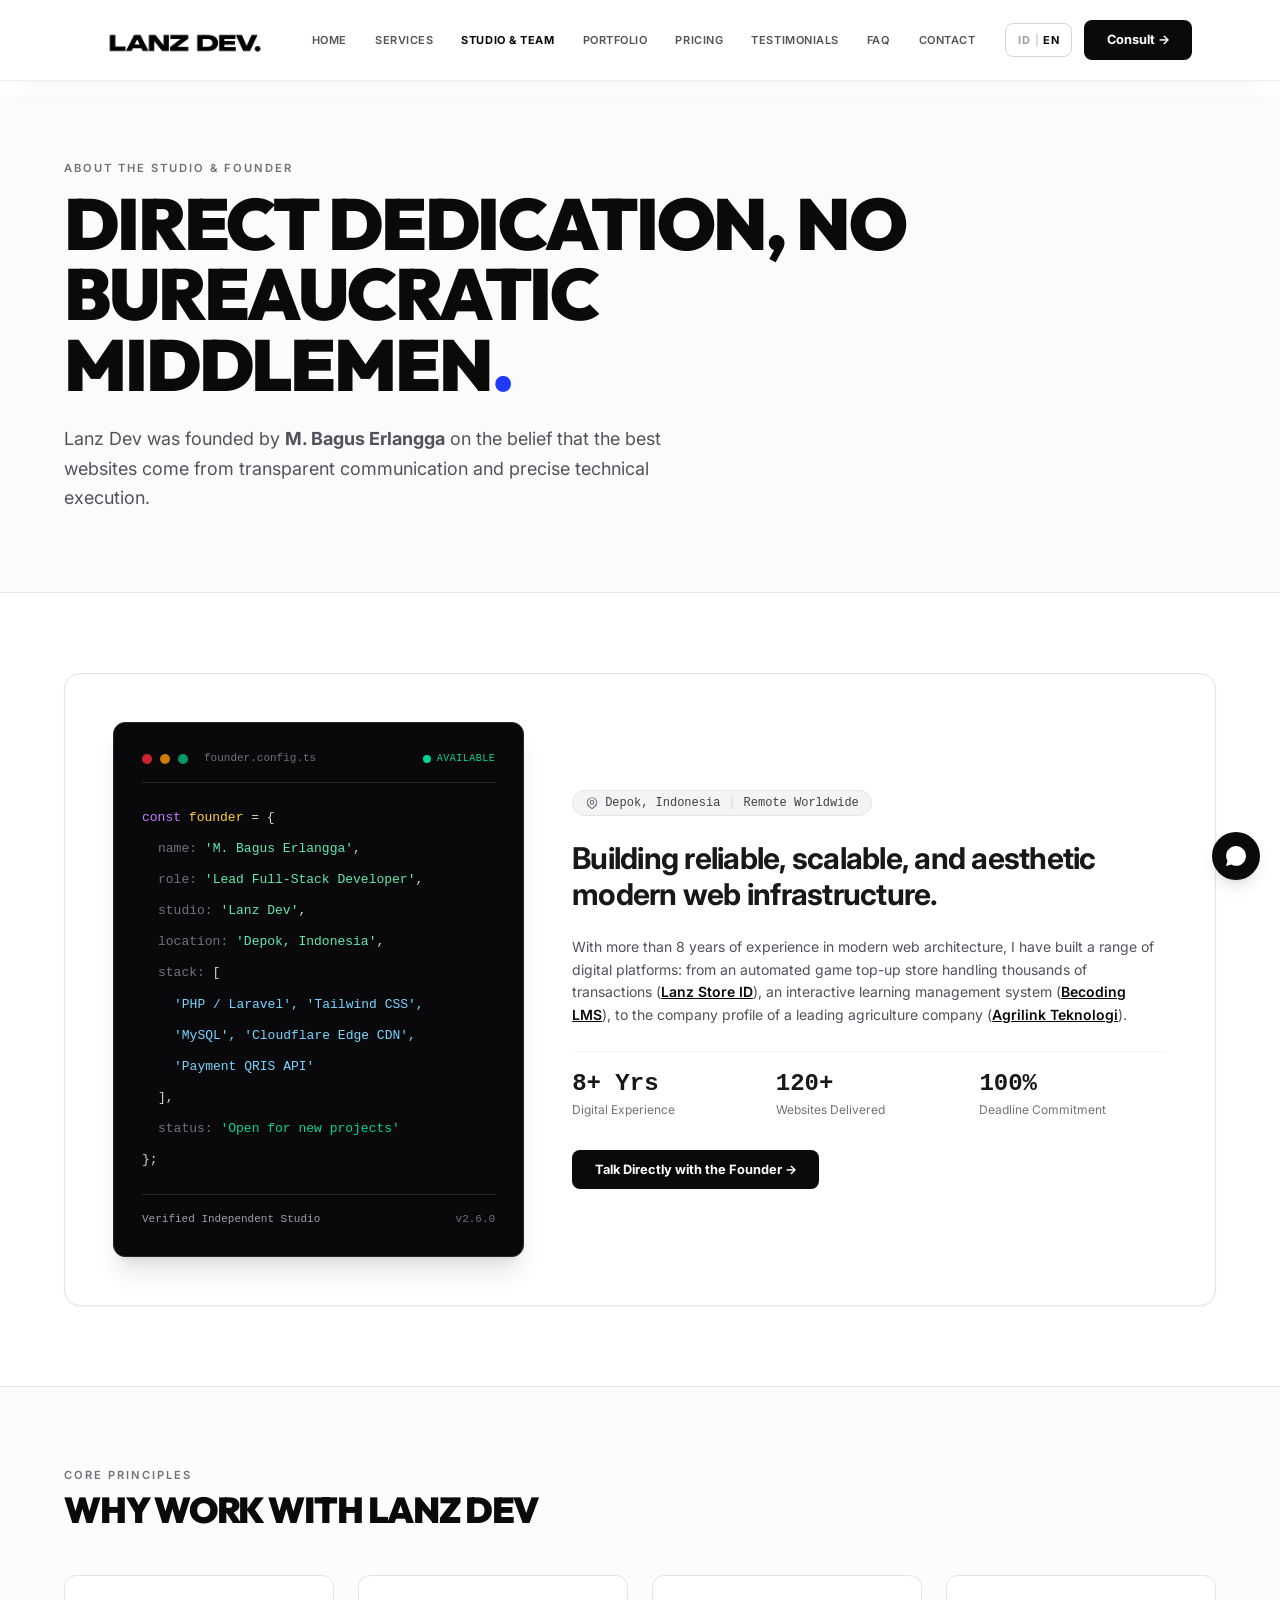
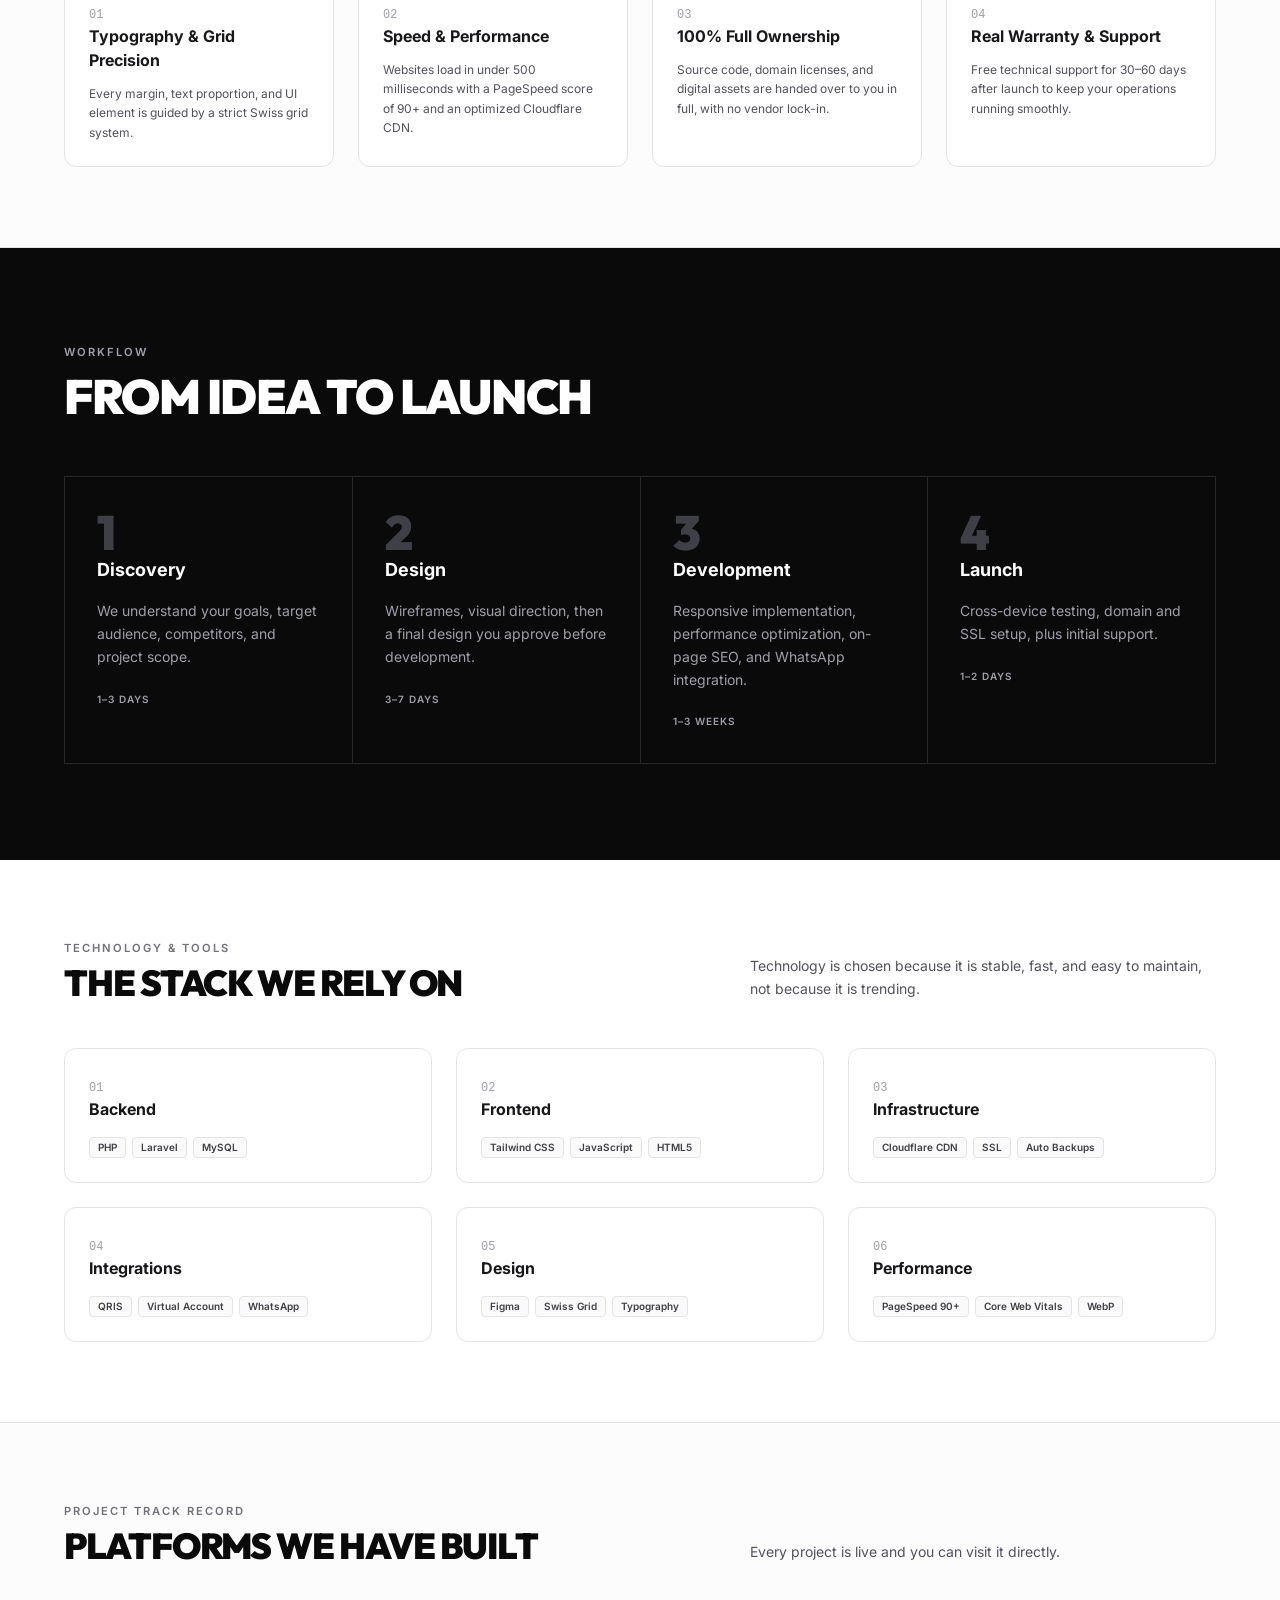
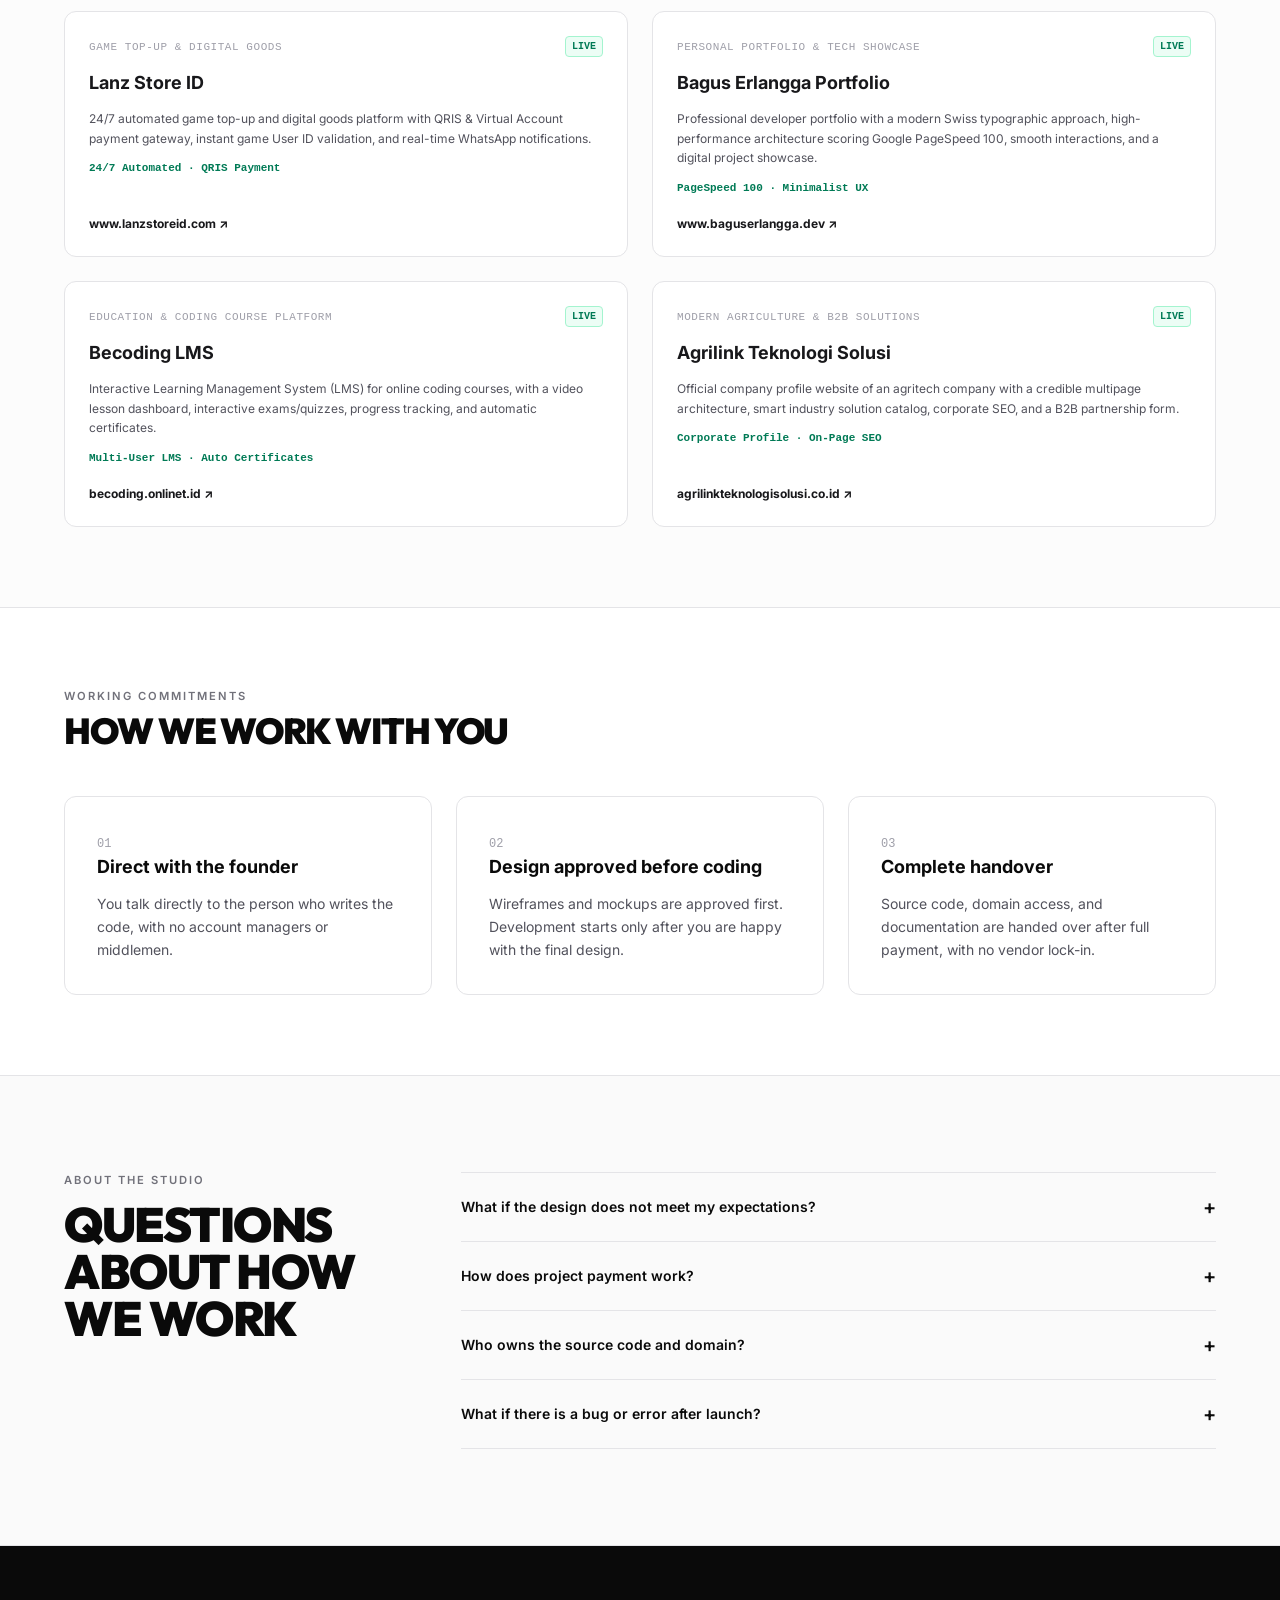
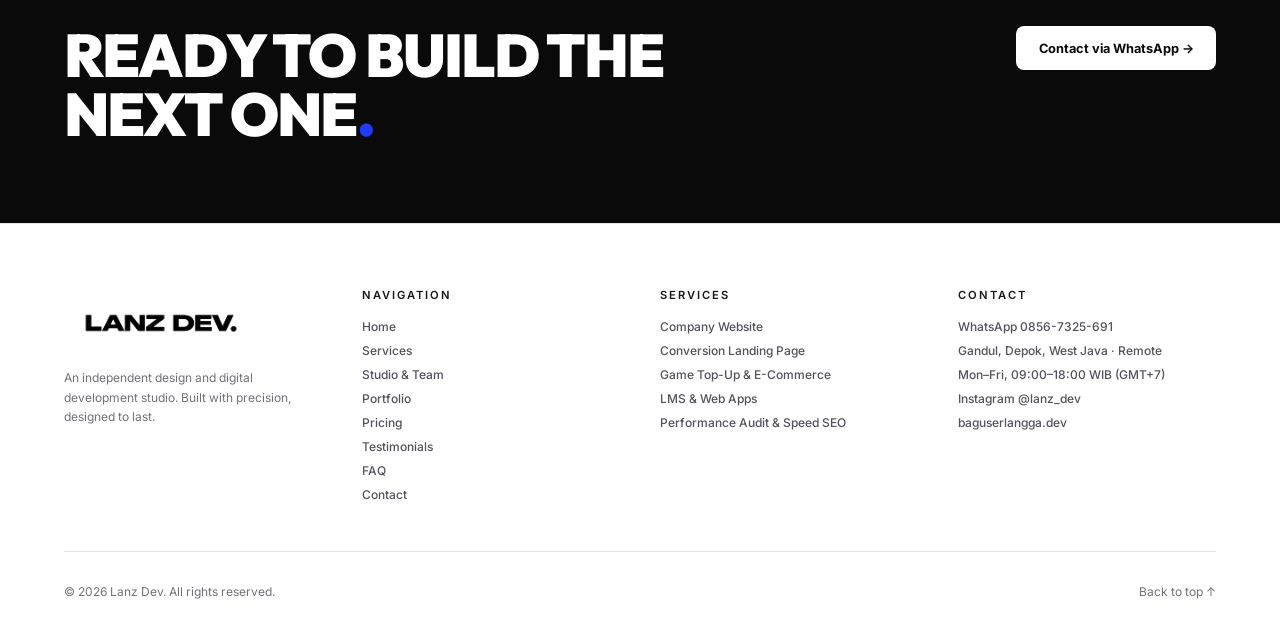
<file: about.html>
<!DOCTYPE html>
<html lang="id" class="scroll-smooth">
<head>
<meta charset="utf-8" />
<meta name="viewport" content="width=device-width, initial-scale=1" />
<title>Tentang Kami — Lanz Dev | Profil M. Bagus Erlangga</title>
<meta name="description" content="Kenali Lanz Dev, studio pengembangan digital independen di Depok yang dipimpin oleh M. Bagus Erlangga. Membangun website performa tinggi dengan dedikasi langsung tanpa perantara." />
<meta name="keywords" content="tentang lanz dev, profil m bagus erlangga, web developer profesional, filosofi desain swiss, web developer depok, jasa website depok" />
<meta name="author" content="M. Bagus Erlangga - Lanz Dev" />
<meta name="robots" content="index, follow, max-snippet:-1, max-image-preview:large" />
<meta name="theme-color" content="#0A0A0A" />
<link rel="canonical" href="https://www.lanzdev.my.id/about" />
<link rel="alternate" hreflang="id" href="https://www.lanzdev.my.id/about" />
<link rel="alternate" hreflang="en" href="https://www.lanzdev.my.id/about" />
<link rel="alternate" hreflang="x-default" href="https://www.lanzdev.my.id/about" />
<link rel="icon" type="image/png" href="logo.png" /><link rel="apple-touch-icon" href="logo.png" />
<meta name="geo.region" content="ID-JB" /><meta name="geo.placename" content="Gandul, Depok, Jawa Barat" />
<meta property="og:type" content="profile" /><meta property="og:url" content="https://www.lanzdev.my.id/about" /><meta property="og:site_name" content="Lanz Dev" />
<meta property="og:title" content="Tentang Kami — Lanz Dev | Profil M. Bagus Erlangga" />
<meta property="og:description" content="Studio pengembangan digital independen di Depok. Dedikasi langsung, tanpa perantara birokratis." />
<meta property="og:image" content="https://www.lanzdev.my.id/founder-bagus-erlangga.jpg" />
<meta property="og:locale" content="id_ID" /><meta property="og:locale:alternate" content="en_US" />
<meta name="twitter:card" content="summary_large_image" /><meta name="twitter:url" content="https://www.lanzdev.my.id/about" />
<meta name="twitter:title" content="Tentang Kami — Lanz Dev" /><meta name="twitter:image" content="https://www.lanzdev.my.id/founder-bagus-erlangga.jpg" />
<script>document.documentElement.classList.add('js')</script>
<link rel="preconnect" href="https://fonts.googleapis.com" />
<link rel="preconnect" href="https://fonts.gstatic.com" crossorigin />
<link rel="preload" as="style" href="style.css?v=8" />
<link rel="stylesheet" href="style.css?v=8" />
<link rel="preload" as="style" href="https://fonts.googleapis.com/css2?family=Inter:wght@400;500;600;700;800&family=Outfit:wght@700;800;900&display=swap" onload="this.rel='stylesheet'" />
<noscript><link rel="stylesheet" href="https://fonts.googleapis.com/css2?family=Inter:wght@400;500;600;700;800&family=Outfit:wght@700;800;900&display=swap" /></noscript>
<script type="application/ld+json">
{"@context":"https://schema.org","@graph":[
{"@type":"AboutPage","@id":"https://www.lanzdev.my.id/about#page","url":"https://www.lanzdev.my.id/about","name":"Tentang Kami — Lanz Dev","inLanguage":["id-ID","en-US"],"isPartOf":{"@id":"https://www.lanzdev.my.id/#website"},"about":{"@id":"https://www.lanzdev.my.id/about#founder"}},
{"@type":"Person","@id":"https://www.lanzdev.my.id/about#founder","name":"M. Bagus Erlangga","jobTitle":"Founder & Lead Full-Stack Developer","url":"https://www.baguserlangga.dev","sameAs":["https://www.baguserlangga.dev","https://www.instagram.com/lanz_dev/"],"worksFor":{"@type":"ProfessionalService","@id":"https://www.lanzdev.my.id/#organization","name":"Lanz Dev","url":"https://www.lanzdev.my.id/"},"address":{"@type":"PostalAddress","addressLocality":"Depok","addressRegion":"Jawa Barat","addressCountry":"ID"},"knowsAbout":["Laravel","PHP","MySQL","Tailwind CSS","Web Performance","Payment Gateway QRIS"]},
{"@type":"BreadcrumbList","itemListElement":[{"@type":"ListItem","position":1,"name":"Beranda","item":"https://www.lanzdev.my.id/"},{"@type":"ListItem","position":2,"name":"Studio & Tim","item":"https://www.lanzdev.my.id/about"}]}]}
</script>
</head>
<body data-page="about">

<header id="hd" class="fixed top-0 left-0 right-0 z-50 w-full glass-header">
  <div class="max-w-6xl mx-auto px-6 h-20 flex items-center justify-between">
    <a href="/" class="inline-flex items-center gap-2 group py-1" aria-label="Lanz Dev">
      <img src="logo.png" alt="Lanz Dev Logo" width="190" height="64" class="h-14 md:h-16 w-auto max-h-16 object-contain group-hover:scale-105 transition-transform" />
    </a>
    <nav id="nav" class="hidden md:flex items-center gap-7 text-[11px] font-semibold uppercase tracking-wider text-zinc-600"></nav>
    <div class="flex items-center gap-3">
      <button id="lang" type="button" class="px-3 py-2 rounded-lg border border-zinc-300 bg-white/80 text-[11px] font-bold tracking-wider hover:bg-zinc-100 transition-colors" aria-label="Change language"></button>
      <a href="/contact" class="btn btn-dark hd-consult !py-2.5" data-i="consult"></a>
      <button id="burger" class="md:hidden p-2" aria-label="Menu" aria-expanded="false"><svg class="w-6 h-6" fill="none" stroke="currentColor" stroke-width="2" viewBox="0 0 24 24"><path d="M4 7h16M4 12h16M4 17h16" /></svg></button>
    </div>
  </div>
  <nav id="mnav" class="hidden md:hidden border-t border-zinc-200/80 px-6 py-4 flex-col gap-3 text-sm font-semibold bg-white/95 backdrop-blur-xl"></nav>
</header>
<main id="top" class="min-h-screen pt-20 sm:pt-24">
  <section class="px-6 pt-16 pb-20 border-b border-zinc-200 bg-zinc-50/70">
    <div class="max-w-6xl mx-auto">
      <p class="eyebrow mb-3 hi" data-i="aEye"></p>
      <h1 class="display text-4xl sm:text-6xl md:text-7xl max-w-4xl hi" style="--d:.1s" data-i="aH1"></h1>
      <p class="mt-6 text-base sm:text-lg text-zinc-600 max-w-2xl leading-relaxed hi" style="--d:.2s" data-i="aP"></p>
    </div>
  </section>

  <section class="px-6 py-20 border-b border-zinc-200">
    <div class="max-w-6xl mx-auto">
      <div class="rounded-2xl border border-zinc-200 bg-white p-6 sm:p-10 md:p-12 shadow-xs grid md:grid-cols-12 gap-8 lg:gap-12 items-center rv">
        <div class="md:col-span-5">
          <div class="rounded-xl overflow-hidden bg-zinc-950 border border-zinc-800 p-6 sm:p-7 text-white shadow-xl flex flex-col justify-between h-full space-y-6">
            <div class="flex items-center justify-between pb-4 border-b border-zinc-800 text-xs font-mono text-zinc-400">
              <div class="flex items-center gap-2"><span class="w-2.5 h-2.5 rounded-full bg-red-500/80"></span><span class="w-2.5 h-2.5 rounded-full bg-amber-500/80"></span><span class="w-2.5 h-2.5 rounded-full bg-emerald-500/80"></span><span class="ml-2 text-zinc-500 text-[11px]">founder.config.ts</span></div>
              <span class="flex items-center gap-1.5 text-emerald-400 text-[10px] uppercase tracking-wider"><span class="w-2 h-2 rounded-full bg-emerald-400 animate-pulse"></span>Available</span>
            </div>
            <div class="font-mono text-xs sm:text-[13px] space-y-2.5 leading-relaxed text-zinc-300">
              <p><span class="text-purple-400">const</span> <span class="text-amber-300">founder</span> = {</p>
              <p class="pl-4"><span class="text-zinc-500">name:</span> <span class="text-emerald-300">'M. Bagus Erlangga'</span>,</p>
              <p class="pl-4"><span class="text-zinc-500">role:</span> <span class="text-emerald-300">'Lead Full-Stack Developer'</span>,</p>
              <p class="pl-4"><span class="text-zinc-500">studio:</span> <span class="text-emerald-300">'Lanz Dev'</span>,</p>
              <p class="pl-4"><span class="text-zinc-500">location:</span> <span class="text-emerald-300">'Depok, Indonesia'</span>,</p>
              <p class="pl-4"><span class="text-zinc-500">stack:</span> [</p>
              <p class="pl-8 text-sky-300">'PHP / Laravel', 'Tailwind CSS',</p>
              <p class="pl-8 text-sky-300">'MySQL', 'Cloudflare Edge CDN',</p>
              <p class="pl-8 text-sky-300">'Payment QRIS API'</p>
              <p class="pl-4">],</p>
              <p class="pl-4"><span class="text-zinc-500">status:</span> <span class="text-emerald-400">'Open for new projects'</span></p>
              <p>};</p>
            </div>
            <div class="pt-4 border-t border-zinc-800 flex items-center justify-between text-[11px] font-mono text-zinc-400"><span>Verified Independent Studio</span><span class="text-zinc-500">v2.6.0</span></div>
          </div>
        </div>
        <div class="md:col-span-7 space-y-6">
          <div class="inline-flex items-center gap-2 px-3 py-1 rounded-full bg-zinc-100 border border-zinc-200 text-xs text-zinc-700 font-mono">
            <span class="flex items-center gap-1.5"><svg class="w-3.5 h-3.5 text-zinc-500 shrink-0" fill="none" stroke="currentColor" viewBox="0 0 24 24"><path stroke-linecap="round" stroke-linejoin="round" stroke-width="2" d="M17.657 16.657L13.414 20.9a1.998 1.998 0 01-2.827 0l-4.244-4.243a8 8 0 1111.314 0z"/><path stroke-linecap="round" stroke-linejoin="round" stroke-width="2" d="M15 11a3 3 0 11-6 0 3 3 0 016 0z"/></svg><span data-i="aLoc"></span></span><span class="text-zinc-300">|</span><span data-i="aRem"></span>
          </div>
          <h2 class="text-2xl sm:text-3xl font-bold text-zinc-900 tracking-tight" data-i="aH2"></h2>
          <p class="text-sm text-zinc-600 leading-relaxed" data-i="aBody"></p>
          <div class="grid grid-cols-3 gap-4 pt-4 border-t border-zinc-100 text-center sm:text-left">
            <div><div class="font-mono text-2xl font-bold text-zinc-900" data-i="aS1v"></div><div class="text-xs text-zinc-500 mt-0.5" data-i="aS1"></div></div>
            <div><div class="font-mono text-2xl font-bold text-zinc-900">120+</div><div class="text-xs text-zinc-500 mt-0.5" data-i="aS2"></div></div>
            <div><div class="font-mono text-2xl font-bold text-zinc-900">100%</div><div class="text-xs text-zinc-500 mt-0.5" data-i="aS3"></div></div>
          </div>
          <div class="pt-2"><a id="aWa" href="#" target="_blank" rel="noopener" class="btn btn-dark !py-2.5" data-i="aCta"></a></div>
        </div>
      </div>
    </div>
  </section>

  <section class="px-6 py-20 bg-zinc-50/50 border-b border-zinc-200">
    <div class="max-w-6xl mx-auto space-y-12">
      <div class="max-w-2xl rv"><p class="eyebrow mb-2" data-i="aPe"></p><h2 class="display text-3xl sm:text-4xl" data-i="aPh"></h2></div>
      <div class="grid sm:grid-cols-2 lg:grid-cols-4 gap-6">
        <div class="p-6 bg-white border border-zinc-200 rounded-xl space-y-3 hover:border-zinc-900 hover:-translate-y-1 transition-all rv" style="--d:0.0s"><span class="font-mono text-xs text-zinc-400">01</span><h3 class="font-bold text-base text-zinc-900" data-i="p1t"></h3><p class="text-xs text-zinc-600 leading-relaxed" data-i="p1d"></p></div>
        <div class="p-6 bg-white border border-zinc-200 rounded-xl space-y-3 hover:border-zinc-900 hover:-translate-y-1 transition-all rv" style="--d:0.1s"><span class="font-mono text-xs text-zinc-400">02</span><h3 class="font-bold text-base text-zinc-900" data-i="p2t"></h3><p class="text-xs text-zinc-600 leading-relaxed" data-i="p2d"></p></div>
        <div class="p-6 bg-white border border-zinc-200 rounded-xl space-y-3 hover:border-zinc-900 hover:-translate-y-1 transition-all rv" style="--d:0.2s"><span class="font-mono text-xs text-zinc-400">03</span><h3 class="font-bold text-base text-zinc-900" data-i="p3t"></h3><p class="text-xs text-zinc-600 leading-relaxed" data-i="p3d"></p></div>
        <div class="p-6 bg-white border border-zinc-200 rounded-xl space-y-3 hover:border-zinc-900 hover:-translate-y-1 transition-all rv" style="--d:0.3s"><span class="font-mono text-xs text-zinc-400">04</span><h3 class="font-bold text-base text-zinc-900" data-i="p4t"></h3><p class="text-xs text-zinc-600 leading-relaxed" data-i="p4d"></p></div>
      </div>
    </div>
  </section>

  <section class="px-6 py-24 bg-ink text-white">
    <div class="max-w-6xl mx-auto">
      <p class="eyebrow mb-3 !text-zinc-400 rv" data-i="prcE"></p>
      <h2 class="display text-4xl md:text-5xl mb-14 rv" style="--d:.08s" data-i="s2h"></h2>
      <div id="aSteps" class="grid md:grid-cols-4 gap-px bg-zinc-800 border border-zinc-800"></div>
    </div>
  </section>

  <section class="px-6 py-20 border-b border-zinc-200">
    <div class="max-w-6xl mx-auto space-y-12">
      <div class="grid md:grid-cols-12 gap-6 rv">
        <div class="md:col-span-6"><p class="eyebrow mb-2" data-i="aTe"></p><h2 class="display text-3xl sm:text-4xl" data-i="aTh"></h2></div>
        <p class="md:col-span-5 md:col-start-8 text-sm text-zinc-600 leading-relaxed self-end" data-i="aTp"></p>
      </div>
      <div id="aStack" class="grid sm:grid-cols-2 lg:grid-cols-3 gap-6"></div>
    </div>
  </section>

  <section class="px-6 py-20 bg-zinc-50/50 border-b border-zinc-200">
    <div class="max-w-6xl mx-auto space-y-12">
      <div class="grid md:grid-cols-12 gap-6 rv">
        <div class="md:col-span-6"><p class="eyebrow mb-2" data-i="aRe"></p><h2 class="display text-3xl sm:text-4xl" data-i="aRh"></h2></div>
        <p class="md:col-span-5 md:col-start-8 text-sm text-zinc-600 leading-relaxed self-end" data-i="aRp"></p>
      </div>
      <div id="aProj" class="grid md:grid-cols-2 gap-6"></div>
    </div>
  </section>

  <section class="px-6 py-20 border-b border-zinc-200">
    <div class="max-w-6xl mx-auto space-y-12">
      <div class="max-w-2xl rv"><p class="eyebrow mb-2" data-i="aKe"></p><h2 class="display text-3xl sm:text-4xl" data-i="aKh"></h2></div>
      <div class="grid md:grid-cols-3 gap-6">
        <div class="p-8 border border-zinc-200 rounded-xl space-y-3 hover:border-zinc-900 transition-colors rv"><span class="font-mono text-xs text-zinc-400">01</span><h3 class="font-bold text-lg" data-i="aK1t"></h3><p class="text-sm text-zinc-600 leading-relaxed" data-i="aK1d"></p></div>
        <div class="p-8 border border-zinc-200 rounded-xl space-y-3 hover:border-zinc-900 transition-colors rv" style="--d:.1s"><span class="font-mono text-xs text-zinc-400">02</span><h3 class="font-bold text-lg" data-i="aK2t"></h3><p class="text-sm text-zinc-600 leading-relaxed" data-i="aK2d"></p></div>
        <div class="p-8 border border-zinc-200 rounded-xl space-y-3 hover:border-zinc-900 transition-colors rv" style="--d:.2s"><span class="font-mono text-xs text-zinc-400">03</span><h3 class="font-bold text-lg" data-i="aK3t"></h3><p class="text-sm text-zinc-600 leading-relaxed" data-i="aK3d"></p></div>
      </div>
    </div>
  </section>

  <section class="px-6 py-24 border-b border-zinc-200 bg-zinc-50">
    <div class="max-w-6xl mx-auto grid md:grid-cols-12 gap-10">
      <div class="md:col-span-4 rv"><p class="eyebrow mb-3" data-i="aFe"></p><h2 class="display text-4xl md:text-5xl" data-i="aFh"></h2></div>
      <div id="aFaqs" class="md:col-span-8 border-t border-zinc-200 rv" style="--d:.1s"></div>
    </div>
  </section>

  <section class="px-6 py-20 bg-ink text-white">
    <div class="max-w-6xl mx-auto flex flex-col md:flex-row md:items-center justify-between gap-8 rv">
      <h2 class="display text-4xl md:text-6xl max-w-2xl" data-i="ctaH"></h2>
      <a id="ctaWa" href="#" target="_blank" rel="noopener" class="btn !bg-white !text-ink self-start hover:!bg-zinc-200" data-i="ctaB"></a>
    </div>
  </section>
</main>

<footer class="px-6 pt-16 pb-8 border-t border-zinc-200">
  <div class="max-w-6xl mx-auto grid md:grid-cols-4 gap-10 pb-12 border-b border-zinc-200 text-xs">
    <div class="space-y-4">
      <a href="/" class="inline-flex items-center gap-2 group" aria-label="Lanz Dev"><img src="logo.png" alt="Lanz Dev Logo" width="190" height="64" loading="lazy" class="h-14 sm:h-16 w-auto max-h-16 object-contain group-hover:scale-105 transition-transform" /></a>
      <p class="text-zinc-500 leading-relaxed" data-i="fAbout"></p>
    </div>
    <div><div class="eyebrow !text-zinc-900 mb-4" data-i="fNav"></div><ul id="fnav" class="space-y-2 text-zinc-600 font-medium"></ul></div>
    <div><div class="eyebrow !text-zinc-900 mb-4" data-i="fSvc"></div><ul id="fsvc" class="space-y-2 text-zinc-600 font-medium"></ul></div>
    <div><div class="eyebrow !text-zinc-900 mb-4" data-i="fCon"></div>
      <ul class="space-y-2 text-zinc-600 font-medium"><li><a class="hover:text-ink" href="https://wa.me/628567325691" target="_blank" rel="noopener">WhatsApp 0856-7325-691</a></li><li data-i="locV"></li><li data-i="hrsV"></li><li><a class="hover:text-ink" href="https://www.instagram.com/lanz_dev/" target="_blank" rel="noopener">Instagram @lanz_dev</a></li><li><a class="hover:text-ink" href="https://www.baguserlangga.dev" target="_blank" rel="noopener">baguserlangga.dev</a></li></ul></div>
  </div>
  <div class="max-w-6xl mx-auto pt-8 flex flex-col sm:flex-row justify-between gap-3 text-xs text-zinc-500">
    <span data-i="copy"></span><a href="#top" class="hover:text-ink" data-i="top"></a>
  </div>
</footer>

<a href="https://wa.me/628567325691" target="_blank" rel="noopener" aria-label="Chat WhatsApp" class="fixed right-5 bottom-5 z-50 w-12 h-12 rounded-full bg-ink text-white flex items-center justify-center shadow-lg hover:bg-zinc-800 hover:scale-110 transition-all">
  <svg class="w-6 h-6" fill="currentColor" viewBox="0 0 24 24"><path d="M12.04 2c-5.46 0-9.91 4.45-9.91 9.91 0 1.75.46 3.45 1.32 4.95L2.05 22l5.25-1.38c1.45.79 3.08 1.21 4.74 1.21 5.46 0 9.91-4.45 9.91-9.91 0-2.65-1.03-5.14-2.9-7.01A9.82 9.82 0 0012.04 2z" /></svg>
</a>

<script defer src="app.js?v=8"></script>
</body>
</html>
</file>
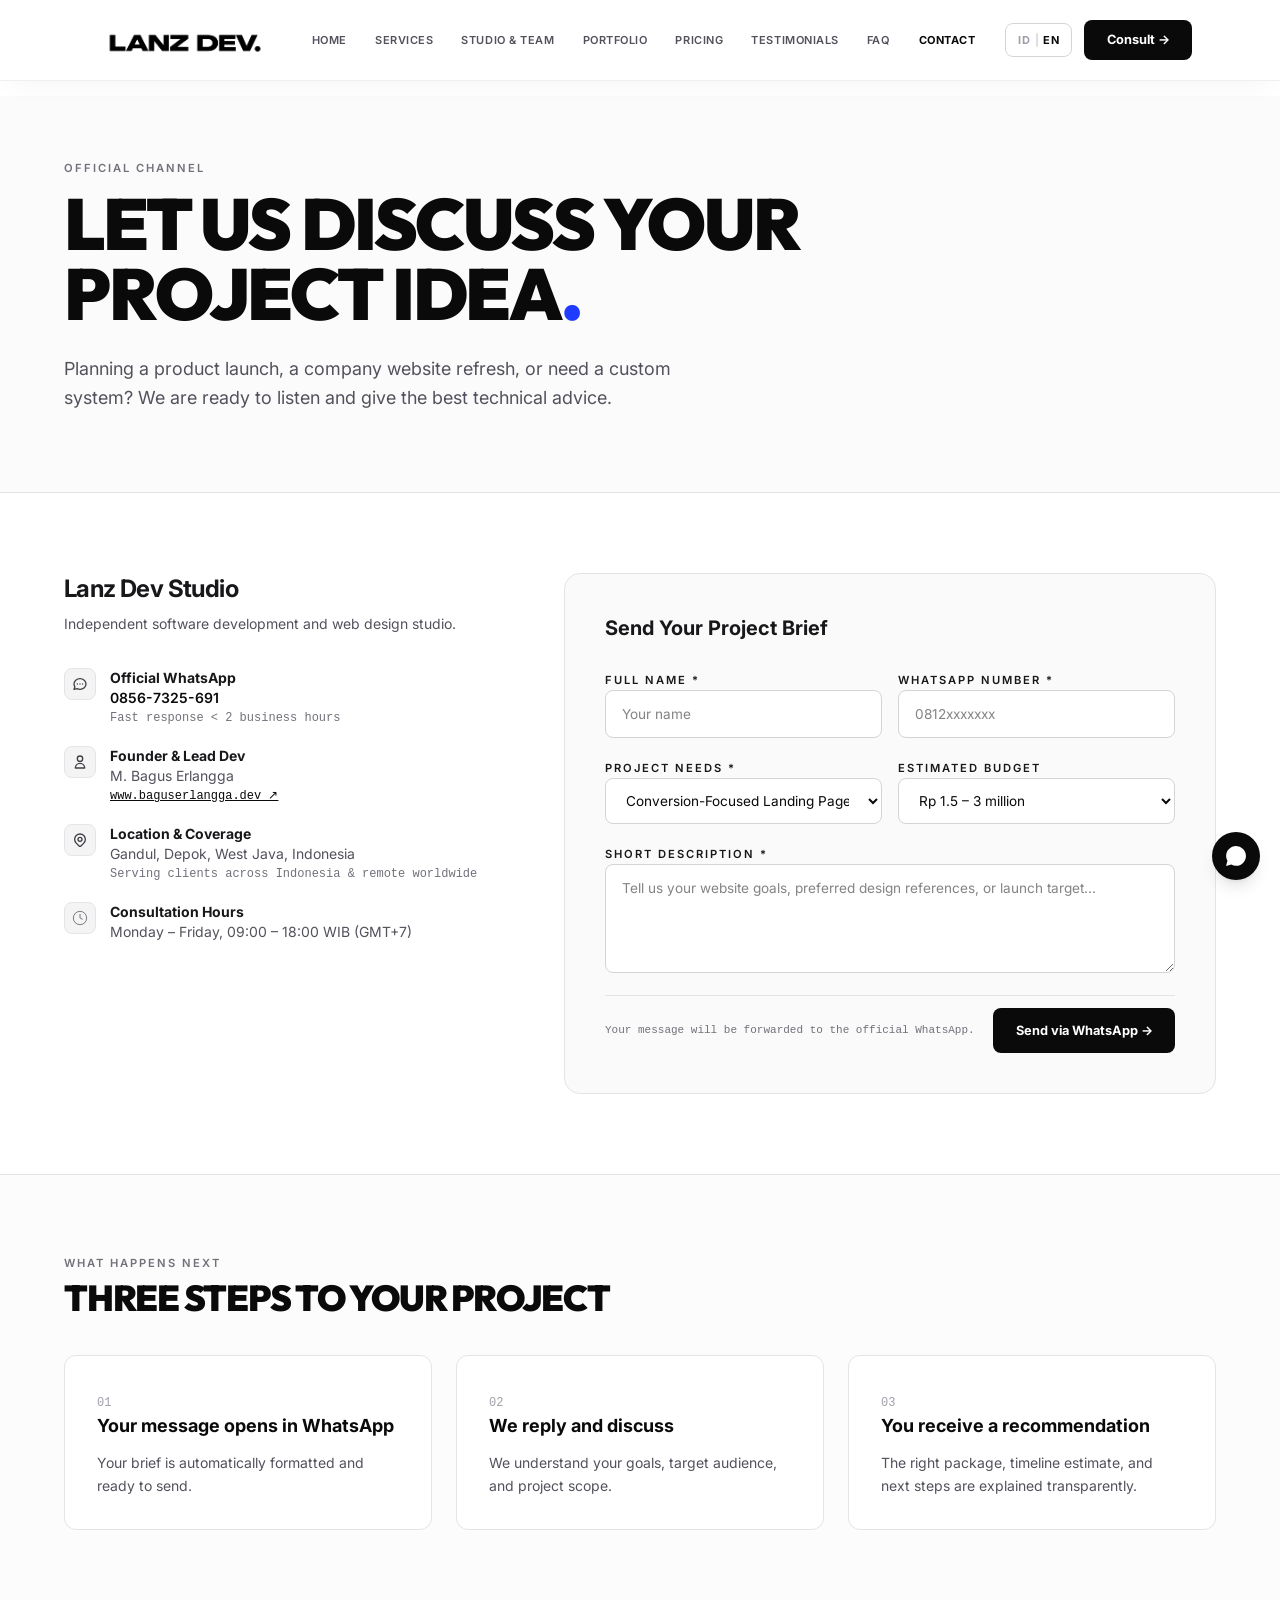
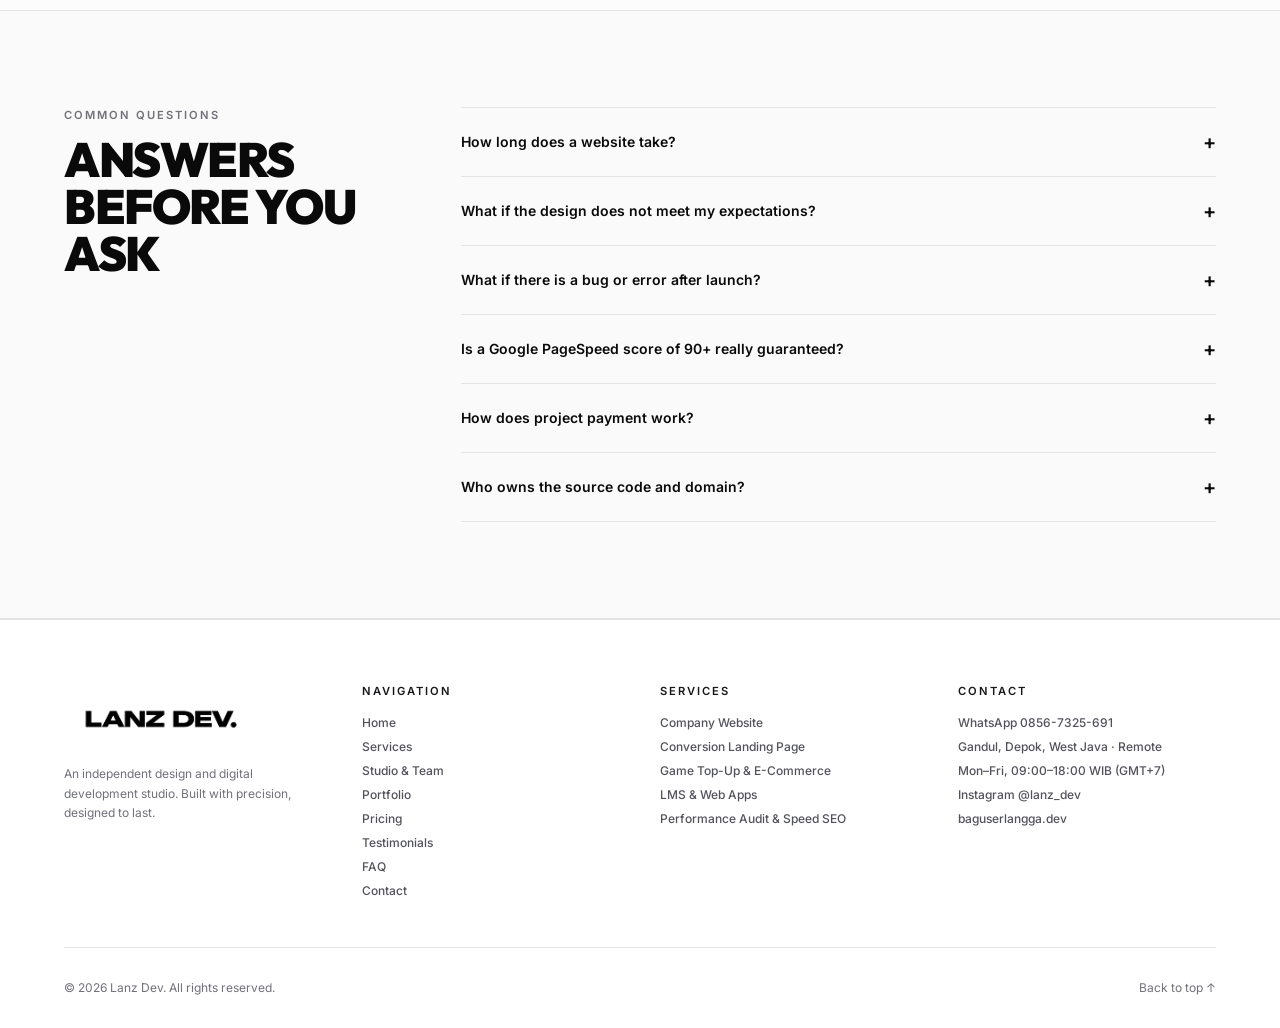
<file: contact.html>
<!DOCTYPE html>
<html lang="id" class="scroll-smooth">
<head>
<meta charset="utf-8" />
<meta name="viewport" content="width=device-width, initial-scale=1" />
<title>Hubungi Kami — Lanz Dev | Konsultasi Proyek Website</title>
<meta name="description" content="Hubungi Lanz Dev di Depok untuk konsultasi pembuatan website perusahaan, landing page, atau aplikasi web kustom bersama M. Bagus Erlangga." />
<meta name="keywords" content="kontak lanz dev, whatsapp lanz dev, konsultasi website, web developer depok, jasa website depok" />
<meta name="author" content="M. Bagus Erlangga - Lanz Dev" />
<meta name="robots" content="index, follow, max-snippet:-1, max-image-preview:large" />
<meta name="theme-color" content="#0A0A0A" />
<link rel="canonical" href="https://www.lanzdev.my.id/contact" />
<link rel="alternate" hreflang="id" href="https://www.lanzdev.my.id/contact" /><link rel="alternate" hreflang="en" href="https://www.lanzdev.my.id/contact" /><link rel="alternate" hreflang="x-default" href="https://www.lanzdev.my.id/contact" />
<link rel="icon" type="image/png" href="logo.png" /><link rel="apple-touch-icon" href="logo.png" />
<meta name="geo.region" content="ID-JB" /><meta name="geo.placename" content="Gandul, Depok, Jawa Barat" />
<meta property="og:type" content="website" /><meta property="og:url" content="https://www.lanzdev.my.id/contact" /><meta property="og:site_name" content="Lanz Dev" />
<meta property="og:title" content="Hubungi Kami — Lanz Dev | Konsultasi Proyek Website" /><meta property="og:description" content="Hubungi Lanz Dev di Depok untuk konsultasi pembuatan website perusahaan, landing page, atau aplikasi web kustom bersama M. Bagus Erlangga." />
<meta property="og:image" content="https://www.lanzdev.my.id/founder-bagus-erlangga.jpg" />
<meta property="og:locale" content="id_ID" /><meta property="og:locale:alternate" content="en_US" />
<meta name="twitter:card" content="summary_large_image" /><meta name="twitter:url" content="https://www.lanzdev.my.id/contact" /><meta name="twitter:title" content="Hubungi Kami — Lanz Dev | Konsultasi Proyek Website" /><meta name="twitter:image" content="https://www.lanzdev.my.id/founder-bagus-erlangga.jpg" />
<script>document.documentElement.classList.add('js')</script>
<link rel="preconnect" href="https://fonts.googleapis.com" />
<link rel="preconnect" href="https://fonts.gstatic.com" crossorigin />
<link rel="preload" as="style" href="style.css?v=8" />
<link rel="stylesheet" href="style.css?v=8" />
<link rel="preload" as="style" href="https://fonts.googleapis.com/css2?family=Inter:wght@400;500;600;700;800&family=Outfit:wght@700;800;900&display=swap" onload="this.rel='stylesheet'" />
<noscript><link rel="stylesheet" href="https://fonts.googleapis.com/css2?family=Inter:wght@400;500;600;700;800&family=Outfit:wght@700;800;900&display=swap" /></noscript>
<script type="application/ld+json">{"@context": "https://schema.org", "@graph": [{"@type": "ContactPage", "@id": "https://www.lanzdev.my.id/contact#page", "url": "https://www.lanzdev.my.id/contact", "name": "Hubungi Kami — Lanz Dev", "inLanguage": ["id-ID", "en-US"], "about": {"@id": "https://www.lanzdev.my.id/#organization"}}, {"@type": "ProfessionalService", "@id": "https://www.lanzdev.my.id/#organization", "name": "Lanz Dev", "url": "https://www.lanzdev.my.id/", "telephone": "+628567325691", "address": {"@type": "PostalAddress", "streetAddress": "Jl. PLN, Gandul", "addressLocality": "Depok", "addressRegion": "Jawa Barat", "addressCountry": "ID"}, "contactPoint": {"@type": "ContactPoint", "telephone": "+628567325691", "contactType": "customer service", "availableLanguage": ["Indonesian", "English"], "areaServed": "ID"}}, {"@type": "BreadcrumbList", "itemListElement": [{"@type": "ListItem", "position": 1, "name": "Beranda", "item": "https://www.lanzdev.my.id/"}, {"@type": "ListItem", "position": 2, "name": "Kontak", "item": "https://www.lanzdev.my.id/contact"}]}]}</script>
</head>
<body data-page="contact">
<header id="hd" class="fixed top-0 left-0 right-0 z-50 w-full glass-header">
  <div class="max-w-6xl mx-auto px-6 h-20 flex items-center justify-between">
    <a href="/" class="inline-flex items-center gap-2 group py-1" aria-label="Lanz Dev">
      <img src="logo.png" alt="Lanz Dev Logo" width="190" height="64" class="h-14 md:h-16 w-auto max-h-16 object-contain group-hover:scale-105 transition-transform" />
    </a>
    <nav id="nav" class="hidden md:flex items-center gap-7 text-[11px] font-semibold uppercase tracking-wider text-zinc-600"></nav>
    <div class="flex items-center gap-3">
      <button id="lang" type="button" class="px-3 py-2 rounded-lg border border-zinc-300 bg-white/80 text-[11px] font-bold tracking-wider hover:bg-zinc-100 transition-colors" aria-label="Change language"></button>
      <a href="/contact" class="btn btn-dark hd-consult !py-2.5" data-i="consult"></a>
      <button id="burger" class="md:hidden p-2" aria-label="Menu" aria-expanded="false"><svg class="w-6 h-6" fill="none" stroke="currentColor" stroke-width="2" viewBox="0 0 24 24"><path d="M4 7h16M4 12h16M4 17h16" /></svg></button>
    </div>
  </div>
  <nav id="mnav" class="hidden md:hidden border-t border-zinc-200/80 px-6 py-4 flex-col gap-3 text-sm font-semibold bg-white/95 backdrop-blur-xl"></nav>
</header>
<main id="top" class="min-h-screen pt-20 sm:pt-24">
<section class="px-6 pt-16 pb-20 border-b border-zinc-200 bg-zinc-50/70"><div class="max-w-6xl mx-auto">
<p class="eyebrow mb-3 hi" data-i="cEye"></p><h1 class="display text-4xl sm:text-6xl md:text-7xl max-w-4xl hi" style="--d:.1s" data-i="cH1"></h1>
<p class="mt-6 text-base sm:text-lg text-zinc-600 max-w-2xl leading-relaxed hi" style="--d:.2s" data-i="cP"></p></div></section>
<section class="px-6 py-20 border-b border-zinc-200"><div class="max-w-6xl mx-auto grid md:grid-cols-12 gap-12">
<div class="md:col-span-5 space-y-8">
<div class="rv"><h2 class="font-bold text-2xl text-zinc-900 tracking-tight">Lanz Dev Studio</h2><p class="text-sm text-zinc-600 mt-2 leading-relaxed" data-i="cDesc"></p></div>
<div class="space-y-5 text-sm text-zinc-700">
<div class="flex items-start gap-3.5 rv" style="--d:0.00s"><div class="w-8 h-8 rounded-lg bg-zinc-100 border border-zinc-200 flex items-center justify-center shrink-0 text-zinc-700"><svg class="w-4 h-4" fill="none" stroke="currentColor" viewBox="0 0 24 24"><path stroke-linecap="round" stroke-linejoin="round" stroke-width="2" d="M8 12h.01M12 12h.01M16 12h.01M21 12c0 4.418-4.03 8-9 8a9.863 9.863 0 01-4.255-.949L3 20l1.395-3.72C3.512 15.042 3 13.574 3 12c0-4.418 4.03-8 9-8s9 3.582 9 8z"/></svg></div><div><strong class="block text-zinc-900" data-i="cWa"></strong><a href="https://wa.me/628567325691" target="_blank" rel="noopener" class="text-ink font-semibold hover:underline">0856-7325-691</a><span class="block text-xs text-zinc-500 font-mono mt-0.5" data-i="cResp"></span></div></div>
<div class="flex items-start gap-3.5 rv" style="--d:0.08s"><div class="w-8 h-8 rounded-lg bg-zinc-100 border border-zinc-200 flex items-center justify-center shrink-0 text-zinc-700"><svg class="w-4 h-4" fill="none" stroke="currentColor" viewBox="0 0 24 24"><path stroke-linecap="round" stroke-linejoin="round" stroke-width="2" d="M16 7a4 4 0 11-8 0 4 4 0 018 0zM12 14a7 7 0 00-7 7h14a7 7 0 00-7-7z"/></svg></div><div><strong class="block text-zinc-900">Founder &amp; Lead Dev</strong><span class="text-zinc-600">M. Bagus Erlangga</span><a href="https://www.baguserlangga.dev" target="_blank" rel="noopener" class="block text-xs text-ink underline font-mono mt-0.5">www.baguserlangga.dev ↗</a></div></div>
<div class="flex items-start gap-3.5 rv" style="--d:0.16s"><div class="w-8 h-8 rounded-lg bg-zinc-100 border border-zinc-200 flex items-center justify-center shrink-0 text-zinc-700"><svg class="w-4 h-4" fill="none" stroke="currentColor" viewBox="0 0 24 24"><path stroke-linecap="round" stroke-linejoin="round" stroke-width="2" d="M17.657 16.657L13.414 20.9a1.998 1.998 0 01-2.827 0l-4.244-4.243a8 8 0 1111.314 0z"/><path stroke-linecap="round" stroke-linejoin="round" stroke-width="2" d="M15 11a3 3 0 11-6 0 3 3 0 016 0z"/></svg></div><div><strong class="block text-zinc-900" data-i="cLoc"></strong><span class="text-zinc-600" data-i="cLocV"></span><span class="block text-xs text-zinc-500 font-mono mt-0.5" data-i="cLocS"></span></div></div>
<div class="flex items-start gap-3.5 rv" style="--d:0.24s"><div class="w-8 h-8 rounded-lg bg-zinc-100 border border-zinc-200 flex items-center justify-center shrink-0 text-zinc-700"><svg class="w-4 h-4" fill="none" stroke="currentColor" viewBox="0 0 24 24"><circle cx="12" cy="12" r="10"/><polyline points="12 6 12 12 16 14"/></svg></div><div><strong class="block text-zinc-900" data-i="cHrs"></strong><span class="text-zinc-600" data-i="cHrsV"></span></div></div>
</div></div>
<div class="md:col-span-7 bg-zinc-50 p-8 sm:p-10 rounded-2xl border border-zinc-200 rv" style="--d:.1s">
<h3 class="font-bold text-xl text-zinc-900 mb-6" data-i="cFH"></h3>
<form id="contact-page-form" class="space-y-4">
<div class="grid sm:grid-cols-2 gap-4">
<label class="space-y-1.5 block"><span class="eyebrow !text-zinc-900" data-i="fN"></span><input class="fld" name="name" required autocomplete="name" data-p="cphN" /></label>
<label class="space-y-1.5 block"><span class="eyebrow !text-zinc-900" data-i="cPh"></span><input class="fld" name="phone" type="tel" required autocomplete="tel" placeholder="0812xxxxxxx" /></label>
</div>
<div class="grid sm:grid-cols-2 gap-4">
<label class="space-y-1.5 block"><span class="eyebrow !text-zinc-900" data-i="cNeed"></span><select class="fld" name="subject" id="cSubject" required></select></label>
<label class="space-y-1.5 block"><span class="eyebrow !text-zinc-900" data-i="fB"></span><select class="fld" name="budget" id="cBudget"></select></label>
</div>
<label class="space-y-1.5 block"><span class="eyebrow !text-zinc-900" data-i="cMsg"></span><textarea class="fld" name="message" rows="4" required data-p="cphM"></textarea></label>
<div class="flex flex-col sm:flex-row items-center justify-between gap-4 pt-3 border-t border-zinc-200"><span class="text-[11px] text-zinc-500 font-mono" data-i="cNote"></span><button type="submit" class="btn btn-dark w-full sm:w-auto justify-center" data-i="send"></button></div>
</form></div></div></section>

  <section class="px-6 py-20 border-b border-zinc-200 bg-zinc-50/50"><div class="max-w-6xl mx-auto space-y-10"><div class="max-w-2xl rv"><p class="eyebrow mb-2" data-i="ctE"></p><h2 class="display text-3xl sm:text-4xl" data-i="ctH"></h2></div><div class="grid md:grid-cols-3 gap-6"><div class="p-8 bg-white border border-zinc-200 rounded-xl space-y-3 hover:border-zinc-900 hover:-translate-y-1 transition-all rv" style="--d:0.0s"><span class="font-mono text-xs text-zinc-400">01</span><h3 class="font-bold text-lg" data-i="ct1t"></h3><p class="text-sm text-zinc-600 leading-relaxed" data-i="ct1d"></p></div><div class="p-8 bg-white border border-zinc-200 rounded-xl space-y-3 hover:border-zinc-900 hover:-translate-y-1 transition-all rv" style="--d:0.1s"><span class="font-mono text-xs text-zinc-400">02</span><h3 class="font-bold text-lg" data-i="ct2t"></h3><p class="text-sm text-zinc-600 leading-relaxed" data-i="ct2d"></p></div><div class="p-8 bg-white border border-zinc-200 rounded-xl space-y-3 hover:border-zinc-900 hover:-translate-y-1 transition-all rv" style="--d:0.2s"><span class="font-mono text-xs text-zinc-400">03</span><h3 class="font-bold text-lg" data-i="ct3t"></h3><p class="text-sm text-zinc-600 leading-relaxed" data-i="ct3d"></p></div></div></div></section>
  <section class="px-6 py-24 border-b border-zinc-200 bg-zinc-50">
    <div class="max-w-6xl mx-auto grid md:grid-cols-12 gap-10">
      <div class="md:col-span-4 rv"><p class="eyebrow mb-3" data-i="fqE"></p><h2 class="display text-4xl md:text-5xl" data-i="fqH"></h2></div>
      <div id="faqs" class="md:col-span-8 border-t border-zinc-200 rv" style="--d:.1s"></div>
    </div>
  </section>
</main>

<footer class="px-6 pt-16 pb-8 border-t border-zinc-200">
  <div class="max-w-6xl mx-auto grid md:grid-cols-4 gap-10 pb-12 border-b border-zinc-200 text-xs">
    <div class="space-y-4">
      <a href="/" class="inline-flex items-center gap-2 group" aria-label="Lanz Dev"><img src="logo.png" alt="Lanz Dev Logo" width="190" height="64" loading="lazy" class="h-14 sm:h-16 w-auto max-h-16 object-contain group-hover:scale-105 transition-transform" /></a>
      <p class="text-zinc-500 leading-relaxed" data-i="fAbout"></p>
    </div>
    <div><div class="eyebrow !text-zinc-900 mb-4" data-i="fNav"></div><ul id="fnav" class="space-y-2 text-zinc-600 font-medium"></ul></div>
    <div><div class="eyebrow !text-zinc-900 mb-4" data-i="fSvc"></div><ul id="fsvc" class="space-y-2 text-zinc-600 font-medium"></ul></div>
    <div><div class="eyebrow !text-zinc-900 mb-4" data-i="fCon"></div>
      <ul class="space-y-2 text-zinc-600 font-medium"><li><a class="hover:text-ink" href="https://wa.me/628567325691" target="_blank" rel="noopener">WhatsApp 0856-7325-691</a></li><li data-i="locV"></li><li data-i="hrsV"></li><li><a class="hover:text-ink" href="https://www.instagram.com/lanz_dev/" target="_blank" rel="noopener">Instagram @lanz_dev</a></li><li><a class="hover:text-ink" href="https://www.baguserlangga.dev" target="_blank" rel="noopener">baguserlangga.dev</a></li></ul></div>
  </div>
  <div class="max-w-6xl mx-auto pt-8 flex flex-col sm:flex-row justify-between gap-3 text-xs text-zinc-500">
    <span data-i="copy"></span><a href="#top" class="hover:text-ink" data-i="top"></a>
  </div>
</footer>

<a href="https://wa.me/628567325691" target="_blank" rel="noopener" aria-label="Chat WhatsApp" class="fixed right-5 bottom-5 z-50 w-12 h-12 rounded-full bg-ink text-white flex items-center justify-center shadow-lg hover:bg-zinc-800 hover:scale-110 transition-all">
  <svg class="w-6 h-6" fill="currentColor" viewBox="0 0 24 24"><path d="M12.04 2c-5.46 0-9.91 4.45-9.91 9.91 0 1.75.46 3.45 1.32 4.95L2.05 22l5.25-1.38c1.45.79 3.08 1.21 4.74 1.21 5.46 0 9.91-4.45 9.91-9.91 0-2.65-1.03-5.14-2.9-7.01A9.82 9.82 0 0012.04 2z" /></svg>
</a>

<script defer src="app.js?v=8"></script>
</body>
</html>
</file>
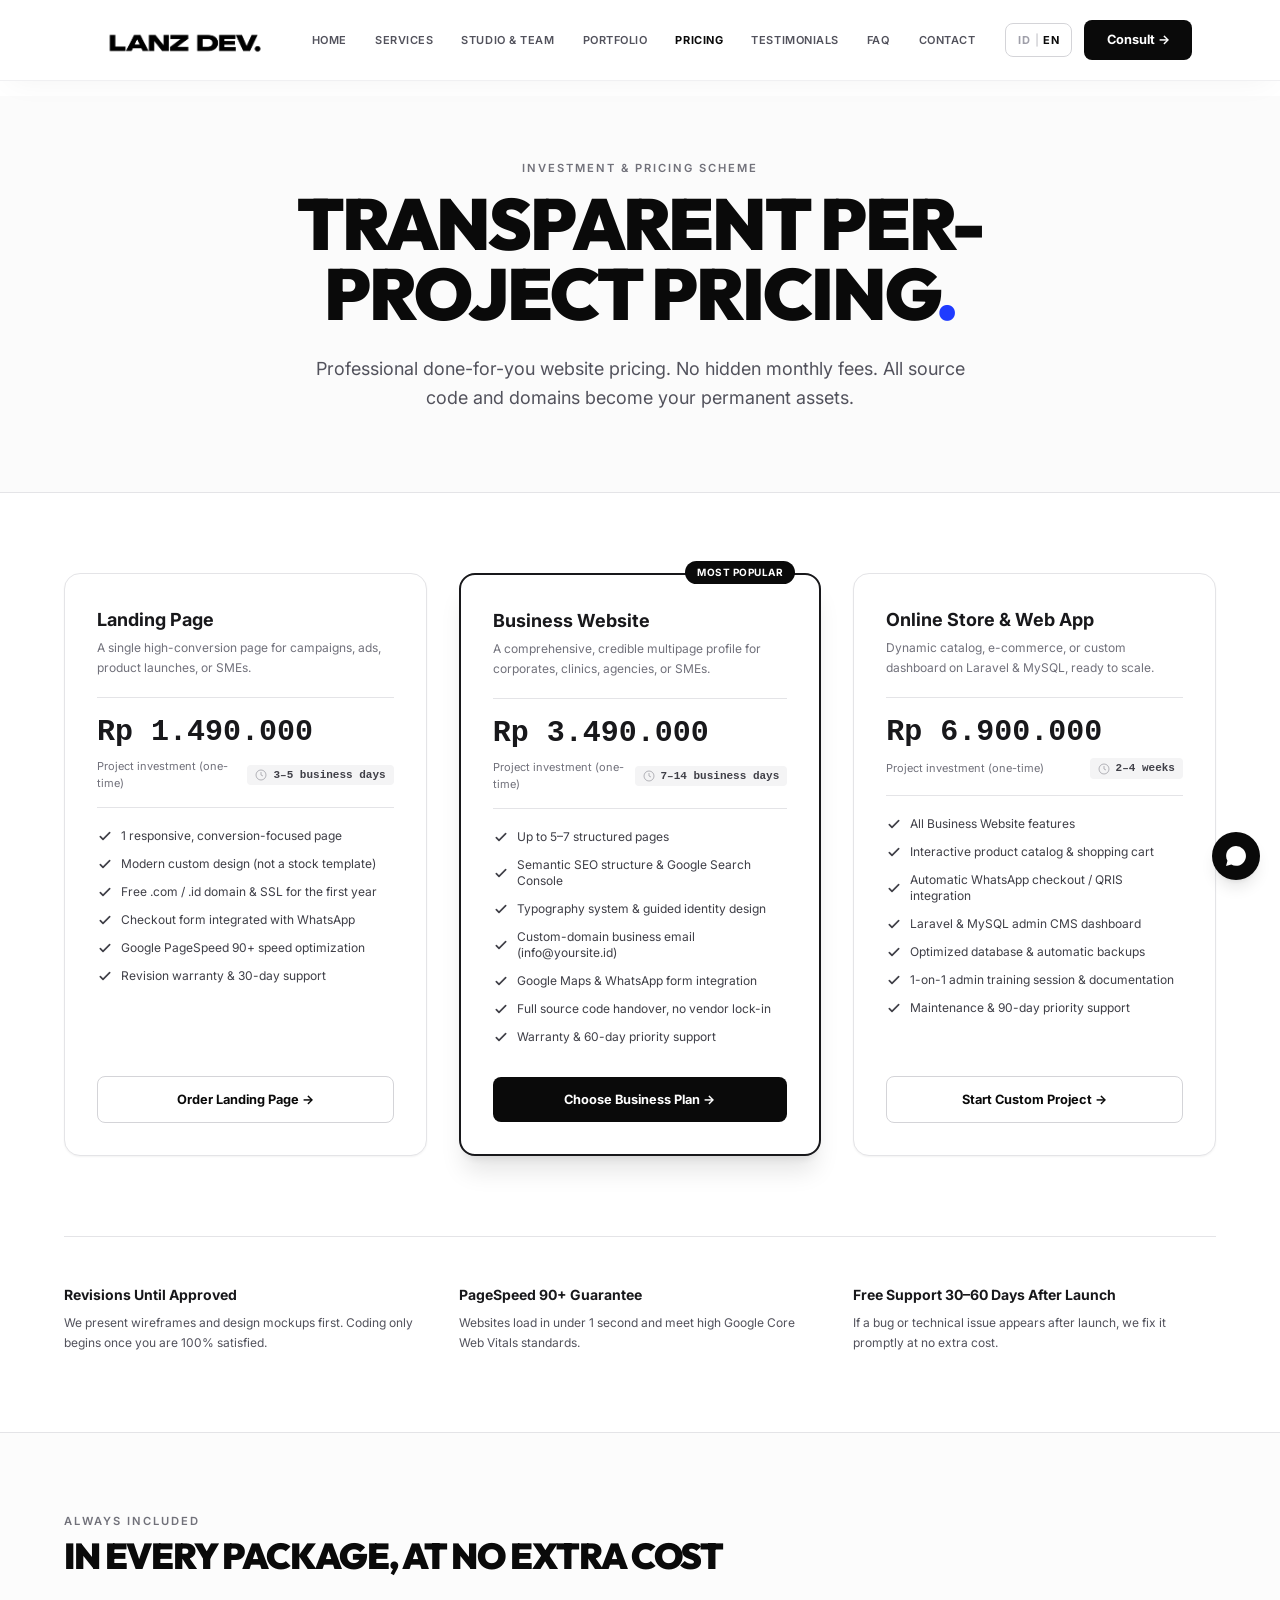
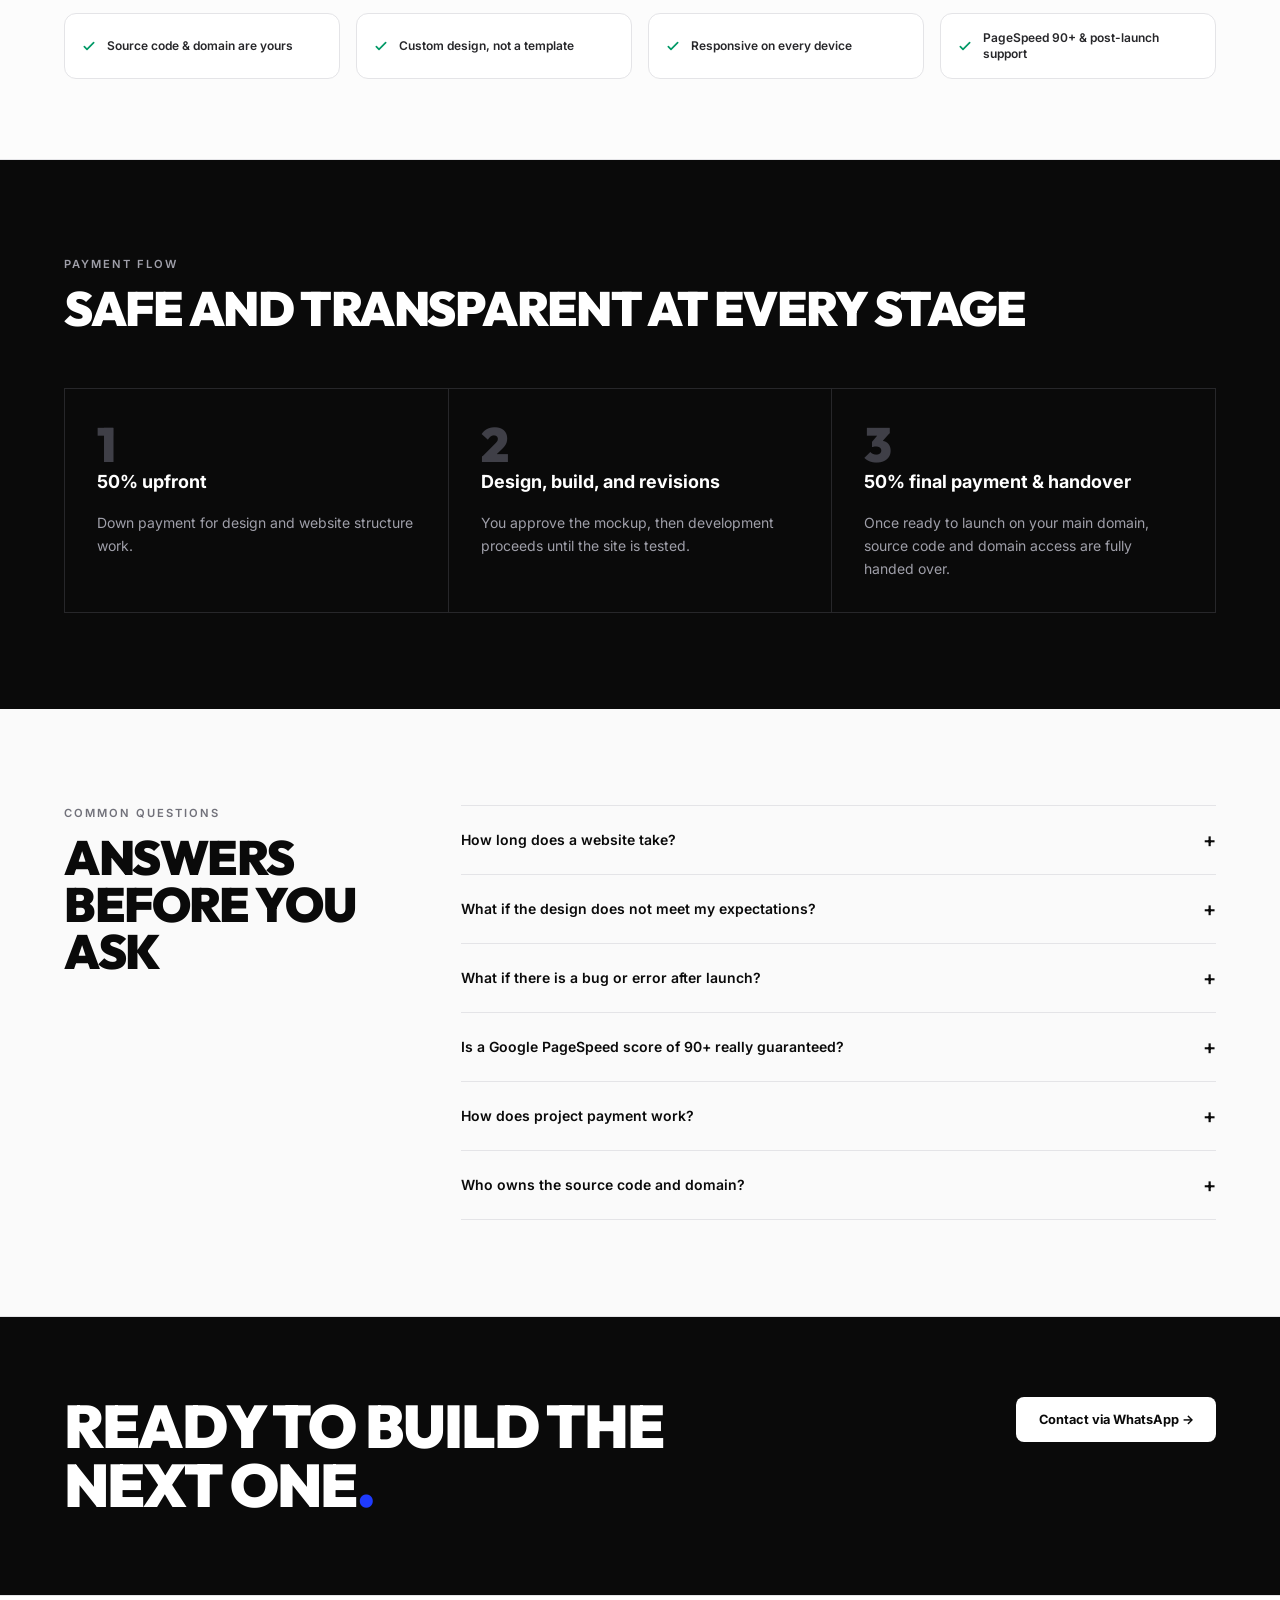
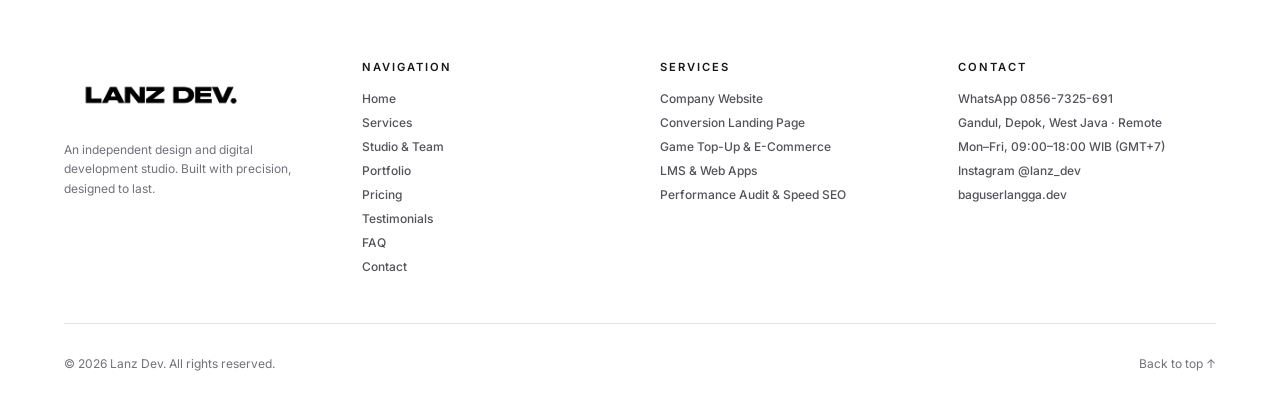
<file: pricing.html>
<!DOCTYPE html>
<html lang="id" class="scroll-smooth">
<head>
<meta charset="utf-8" />
<meta name="viewport" content="width=device-width, initial-scale=1" />
<title>Paket & Harga — Lanz Dev | Investasi Jasa Pembuatan Website</title>
<meta name="description" content="Daftar harga transparan jasa pembuatan website profesional oleh Lanz Dev. Tanpa biaya langganan tersembunyi. Source code 100% milik Anda." />
<meta name="keywords" content="harga jasa pembuatan website, biaya bikin landing page, paket website bisnis, harga website topup game, lanz dev harga, harga website depok" />
<meta name="author" content="M. Bagus Erlangga - Lanz Dev" />
<meta name="robots" content="index, follow, max-snippet:-1, max-image-preview:large" />
<meta name="theme-color" content="#0A0A0A" />
<link rel="canonical" href="https://www.lanzdev.my.id/pricing" />
<link rel="alternate" hreflang="id" href="https://www.lanzdev.my.id/pricing" /><link rel="alternate" hreflang="en" href="https://www.lanzdev.my.id/pricing" /><link rel="alternate" hreflang="x-default" href="https://www.lanzdev.my.id/pricing" />
<link rel="icon" type="image/png" href="logo.png" /><link rel="apple-touch-icon" href="logo.png" />
<meta name="geo.region" content="ID-JB" /><meta name="geo.placename" content="Gandul, Depok, Jawa Barat" />
<meta property="og:type" content="website" /><meta property="og:url" content="https://www.lanzdev.my.id/pricing" /><meta property="og:site_name" content="Lanz Dev" />
<meta property="og:title" content="Paket & Harga — Lanz Dev | Investasi Jasa Pembuatan Website" /><meta property="og:description" content="Daftar harga transparan jasa pembuatan website profesional oleh Lanz Dev. Tanpa biaya langganan tersembunyi. Source code 100% milik Anda." />
<meta property="og:image" content="https://www.lanzdev.my.id/founder-bagus-erlangga.jpg" />
<meta property="og:locale" content="id_ID" /><meta property="og:locale:alternate" content="en_US" />
<meta name="twitter:card" content="summary_large_image" /><meta name="twitter:url" content="https://www.lanzdev.my.id/pricing" /><meta name="twitter:title" content="Paket & Harga — Lanz Dev | Investasi Jasa Pembuatan Website" /><meta name="twitter:image" content="https://www.lanzdev.my.id/founder-bagus-erlangga.jpg" />
<script>document.documentElement.classList.add('js')</script>
<link rel="preconnect" href="https://fonts.googleapis.com" />
<link rel="preconnect" href="https://fonts.gstatic.com" crossorigin />
<link rel="preload" as="style" href="style.css?v=8" />
<link rel="stylesheet" href="style.css?v=8" />
<link rel="preload" as="style" href="https://fonts.googleapis.com/css2?family=Inter:wght@400;500;600;700;800&family=Outfit:wght@700;800;900&display=swap" onload="this.rel='stylesheet'" />
<noscript><link rel="stylesheet" href="https://fonts.googleapis.com/css2?family=Inter:wght@400;500;600;700;800&family=Outfit:wght@700;800;900&display=swap" /></noscript>
<script type="application/ld+json">{"@context": "https://schema.org", "@graph": [{"@type": "OfferCatalog", "@id": "https://www.lanzdev.my.id/pricing#catalog", "name": "Paket & Harga Lanz Dev", "url": "https://www.lanzdev.my.id/pricing", "itemListElement": [{"@type": "Offer", "priceCurrency": "IDR", "price": "1490000", "url": "https://www.lanzdev.my.id/pricing", "seller": {"@id": "https://www.lanzdev.my.id/#organization"}, "itemOffered": {"@type": "Service", "name": "Landing Page"}}, {"@type": "Offer", "priceCurrency": "IDR", "price": "3490000", "url": "https://www.lanzdev.my.id/pricing", "seller": {"@id": "https://www.lanzdev.my.id/#organization"}, "itemOffered": {"@type": "Service", "name": "Website Bisnis"}}, {"@type": "Offer", "priceCurrency": "IDR", "price": "6900000", "url": "https://www.lanzdev.my.id/pricing", "seller": {"@id": "https://www.lanzdev.my.id/#organization"}, "itemOffered": {"@type": "Service", "name": "Toko Online & Web App"}}]}, {"@type": "BreadcrumbList", "itemListElement": [{"@type": "ListItem", "position": 1, "name": "Beranda", "item": "https://www.lanzdev.my.id/"}, {"@type": "ListItem", "position": 2, "name": "Paket & Harga", "item": "https://www.lanzdev.my.id/pricing"}]}]}</script>
</head>
<body data-page="pricing">
<header id="hd" class="fixed top-0 left-0 right-0 z-50 w-full glass-header">
  <div class="max-w-6xl mx-auto px-6 h-20 flex items-center justify-between">
    <a href="/" class="inline-flex items-center gap-2 group py-1" aria-label="Lanz Dev">
      <img src="logo.png" alt="Lanz Dev Logo" width="190" height="64" class="h-14 md:h-16 w-auto max-h-16 object-contain group-hover:scale-105 transition-transform" />
    </a>
    <nav id="nav" class="hidden md:flex items-center gap-7 text-[11px] font-semibold uppercase tracking-wider text-zinc-600"></nav>
    <div class="flex items-center gap-3">
      <button id="lang" type="button" class="px-3 py-2 rounded-lg border border-zinc-300 bg-white/80 text-[11px] font-bold tracking-wider hover:bg-zinc-100 transition-colors" aria-label="Change language"></button>
      <a href="/contact" class="btn btn-dark hd-consult !py-2.5" data-i="consult"></a>
      <button id="burger" class="md:hidden p-2" aria-label="Menu" aria-expanded="false"><svg class="w-6 h-6" fill="none" stroke="currentColor" stroke-width="2" viewBox="0 0 24 24"><path d="M4 7h16M4 12h16M4 17h16" /></svg></button>
    </div>
  </div>
  <nav id="mnav" class="hidden md:hidden border-t border-zinc-200/80 px-6 py-4 flex-col gap-3 text-sm font-semibold bg-white/95 backdrop-blur-xl"></nav>
</header>
<main id="top" class="min-h-screen pt-20 sm:pt-24">
<section class="px-6 pt-16 pb-20 border-b border-zinc-200 bg-zinc-50/70 text-center"><div class="max-w-4xl mx-auto">
<p class="eyebrow mb-3 hi" data-i="prEye"></p><h1 class="display text-4xl sm:text-6xl md:text-7xl hi" style="--d:.1s" data-i="prH1"></h1>
<p class="mt-6 text-base sm:text-lg text-zinc-600 max-w-2xl mx-auto leading-relaxed hi" style="--d:.2s" data-i="prP"></p></div></section>
<section class="px-6 py-20 border-b border-zinc-200"><div class="max-w-6xl mx-auto">
<div id="pplans" class="grid md:grid-cols-3 gap-8 items-stretch"></div>
<div class="mt-20 pt-12 border-t border-zinc-200 grid sm:grid-cols-3 gap-8"><div class="space-y-2 rv" style="--d:0.0s"><div class="font-bold text-sm text-zinc-900" data-i="g1t"></div><p class="text-xs text-zinc-600 leading-relaxed" data-i="pb1d"></p></div><div class="space-y-2 rv" style="--d:0.1s"><div class="font-bold text-sm text-zinc-900" data-i="g2t"></div><p class="text-xs text-zinc-600 leading-relaxed" data-i="pb2d"></p></div><div class="space-y-2 rv" style="--d:0.2s"><div class="font-bold text-sm text-zinc-900" data-i="g3t"></div><p class="text-xs text-zinc-600 leading-relaxed" data-i="pb3d"></p></div></div>
</div></section>

  <section class="px-6 py-20 border-b border-zinc-200 bg-zinc-50/50"><div class="max-w-6xl mx-auto space-y-10"><div class="max-w-2xl rv"><p class="eyebrow mb-2" data-i="inE"></p><h2 class="display text-3xl sm:text-4xl" data-i="inH"></h2></div><div class="grid sm:grid-cols-2 lg:grid-cols-4 gap-4"><div class="flex items-center gap-2.5 p-4 bg-white border border-zinc-200 rounded-xl text-xs font-semibold text-zinc-800 rv" style="--d:0.00s"><svg class="w-4 h-4 shrink-0 text-emerald-600" fill="none" stroke="currentColor" viewBox="0 0 24 24"><path stroke-linecap="round" stroke-linejoin="round" stroke-width="2.5" d="M5 13l4 4L19 7"/></svg><span data-i="in1"></span></div><div class="flex items-center gap-2.5 p-4 bg-white border border-zinc-200 rounded-xl text-xs font-semibold text-zinc-800 rv" style="--d:0.08s"><svg class="w-4 h-4 shrink-0 text-emerald-600" fill="none" stroke="currentColor" viewBox="0 0 24 24"><path stroke-linecap="round" stroke-linejoin="round" stroke-width="2.5" d="M5 13l4 4L19 7"/></svg><span data-i="in2"></span></div><div class="flex items-center gap-2.5 p-4 bg-white border border-zinc-200 rounded-xl text-xs font-semibold text-zinc-800 rv" style="--d:0.16s"><svg class="w-4 h-4 shrink-0 text-emerald-600" fill="none" stroke="currentColor" viewBox="0 0 24 24"><path stroke-linecap="round" stroke-linejoin="round" stroke-width="2.5" d="M5 13l4 4L19 7"/></svg><span data-i="in3"></span></div><div class="flex items-center gap-2.5 p-4 bg-white border border-zinc-200 rounded-xl text-xs font-semibold text-zinc-800 rv" style="--d:0.24s"><svg class="w-4 h-4 shrink-0 text-emerald-600" fill="none" stroke="currentColor" viewBox="0 0 24 24"><path stroke-linecap="round" stroke-linejoin="round" stroke-width="2.5" d="M5 13l4 4L19 7"/></svg><span data-i="in4"></span></div></div></div></section>
  <section class="px-6 py-24 bg-ink text-white"><div class="max-w-6xl mx-auto"><p class="eyebrow mb-3 !text-zinc-400 rv" data-i="pyE"></p><h2 class="display text-4xl md:text-5xl mb-14 rv" style="--d:.08s" data-i="pyH"></h2><div class="grid md:grid-cols-3 gap-px bg-zinc-800 border border-zinc-800"><div class="bg-ink p-8 space-y-4 rv" style="--d:0.0s"><span class="display text-5xl text-zinc-700">1</span><h3 class="font-bold text-lg" data-i="py1t"></h3><p class="text-sm text-zinc-400 leading-relaxed" data-i="py1d"></p></div><div class="bg-ink p-8 space-y-4 rv" style="--d:0.1s"><span class="display text-5xl text-zinc-700">2</span><h3 class="font-bold text-lg" data-i="py2t"></h3><p class="text-sm text-zinc-400 leading-relaxed" data-i="py2d"></p></div><div class="bg-ink p-8 space-y-4 rv" style="--d:0.2s"><span class="display text-5xl text-zinc-700">3</span><h3 class="font-bold text-lg" data-i="py3t"></h3><p class="text-sm text-zinc-400 leading-relaxed" data-i="py3d"></p></div></div></div></section>
  <section class="px-6 py-24 border-b border-zinc-200 bg-zinc-50">
    <div class="max-w-6xl mx-auto grid md:grid-cols-12 gap-10">
      <div class="md:col-span-4 rv"><p class="eyebrow mb-3" data-i="fqE"></p><h2 class="display text-4xl md:text-5xl" data-i="fqH"></h2></div>
      <div id="faqs" class="md:col-span-8 border-t border-zinc-200 rv" style="--d:.1s"></div>
    </div>
  </section>
  <section class="px-6 py-20 bg-ink text-white">
    <div class="max-w-6xl mx-auto flex flex-col md:flex-row md:items-center justify-between gap-8 rv">
      <h2 class="display text-4xl md:text-6xl max-w-2xl" data-i="ctaH"></h2>
      <a id="ctaWa" href="#" target="_blank" rel="noopener" class="btn !bg-white !text-ink self-start hover:!bg-zinc-200" data-i="ctaB"></a>
    </div>
  </section>
</main>

<footer class="px-6 pt-16 pb-8 border-t border-zinc-200">
  <div class="max-w-6xl mx-auto grid md:grid-cols-4 gap-10 pb-12 border-b border-zinc-200 text-xs">
    <div class="space-y-4">
      <a href="/" class="inline-flex items-center gap-2 group" aria-label="Lanz Dev"><img src="logo.png" alt="Lanz Dev Logo" width="190" height="64" loading="lazy" class="h-14 sm:h-16 w-auto max-h-16 object-contain group-hover:scale-105 transition-transform" /></a>
      <p class="text-zinc-500 leading-relaxed" data-i="fAbout"></p>
    </div>
    <div><div class="eyebrow !text-zinc-900 mb-4" data-i="fNav"></div><ul id="fnav" class="space-y-2 text-zinc-600 font-medium"></ul></div>
    <div><div class="eyebrow !text-zinc-900 mb-4" data-i="fSvc"></div><ul id="fsvc" class="space-y-2 text-zinc-600 font-medium"></ul></div>
    <div><div class="eyebrow !text-zinc-900 mb-4" data-i="fCon"></div>
      <ul class="space-y-2 text-zinc-600 font-medium"><li><a class="hover:text-ink" href="https://wa.me/628567325691" target="_blank" rel="noopener">WhatsApp 0856-7325-691</a></li><li data-i="locV"></li><li data-i="hrsV"></li><li><a class="hover:text-ink" href="https://www.instagram.com/lanz_dev/" target="_blank" rel="noopener">Instagram @lanz_dev</a></li><li><a class="hover:text-ink" href="https://www.baguserlangga.dev" target="_blank" rel="noopener">baguserlangga.dev</a></li></ul></div>
  </div>
  <div class="max-w-6xl mx-auto pt-8 flex flex-col sm:flex-row justify-between gap-3 text-xs text-zinc-500">
    <span data-i="copy"></span><a href="#top" class="hover:text-ink" data-i="top"></a>
  </div>
</footer>

<a href="https://wa.me/628567325691" target="_blank" rel="noopener" aria-label="Chat WhatsApp" class="fixed right-5 bottom-5 z-50 w-12 h-12 rounded-full bg-ink text-white flex items-center justify-center shadow-lg hover:bg-zinc-800 hover:scale-110 transition-all">
  <svg class="w-6 h-6" fill="currentColor" viewBox="0 0 24 24"><path d="M12.04 2c-5.46 0-9.91 4.45-9.91 9.91 0 1.75.46 3.45 1.32 4.95L2.05 22l5.25-1.38c1.45.79 3.08 1.21 4.74 1.21 5.46 0 9.91-4.45 9.91-9.91 0-2.65-1.03-5.14-2.9-7.01A9.82 9.82 0 0012.04 2z" /></svg>
</a>

<script defer src="app.js?v=8"></script>
</body>
</html>
</file>
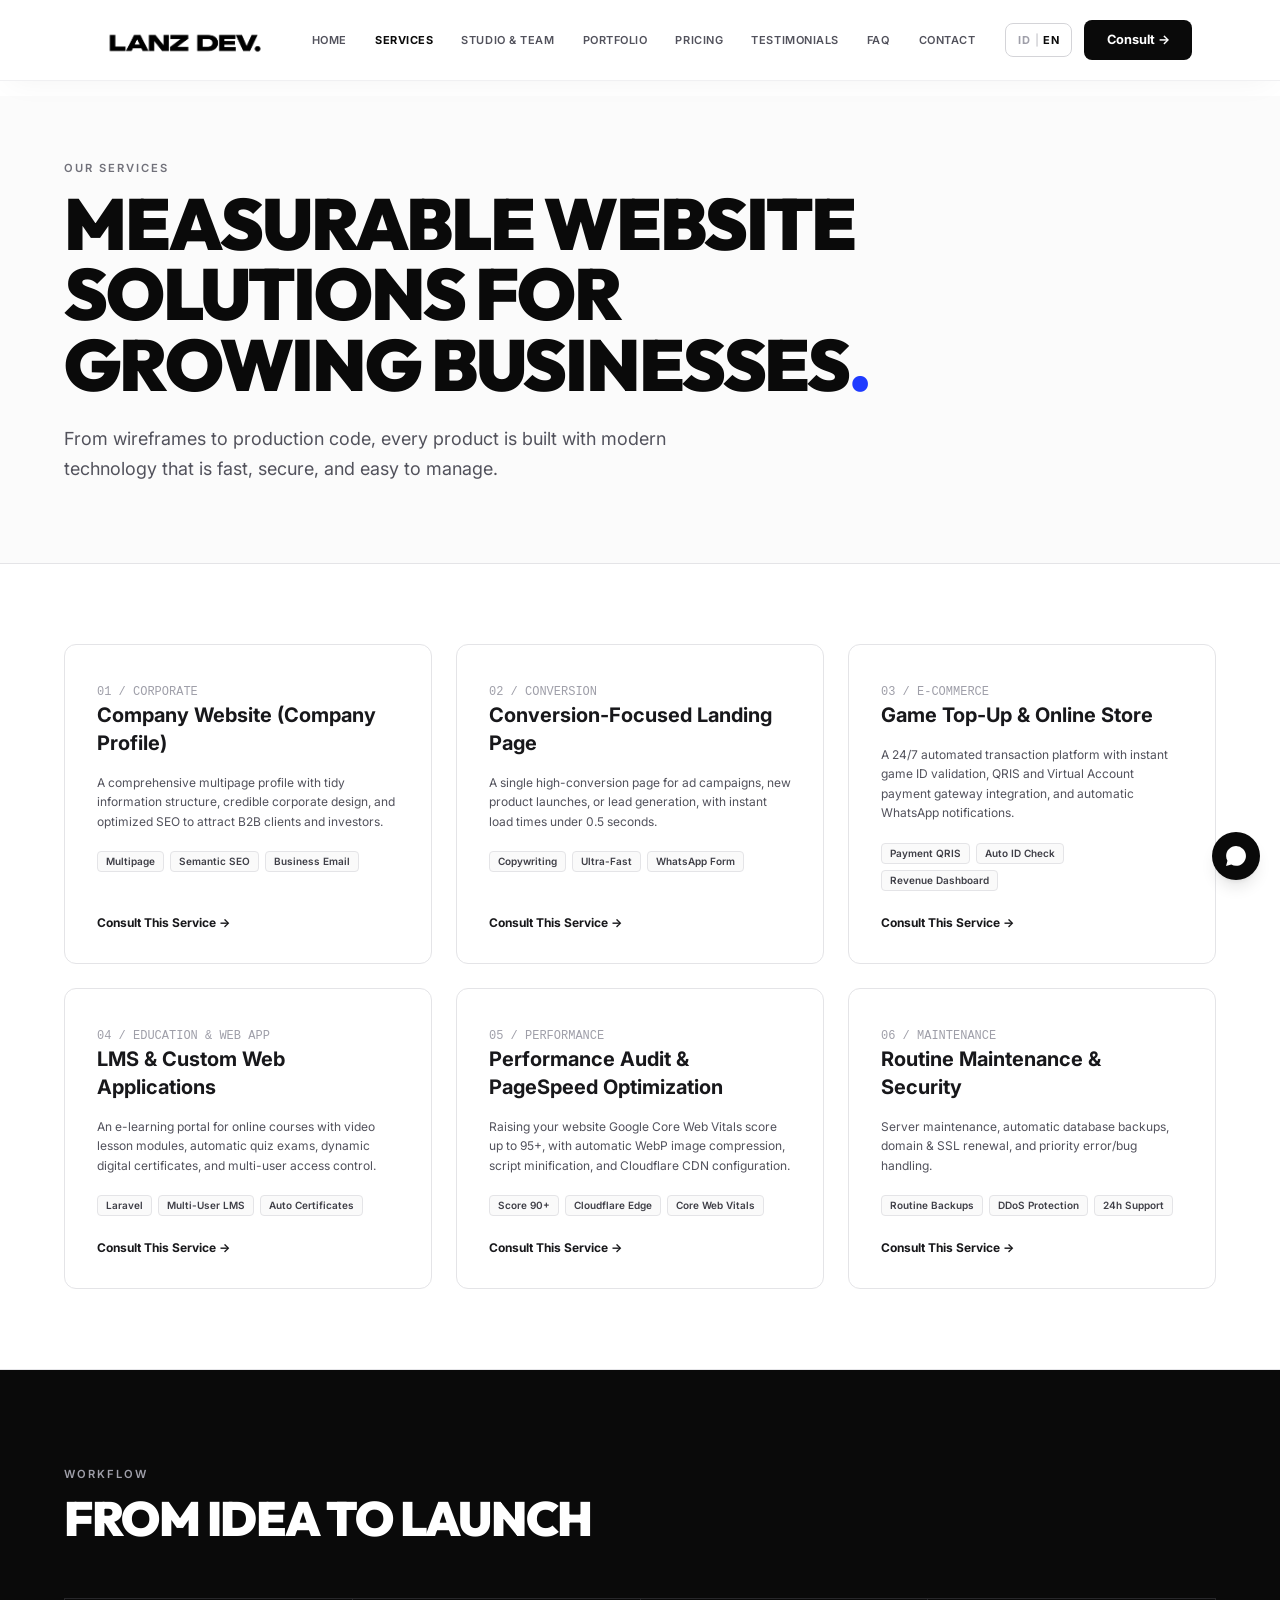
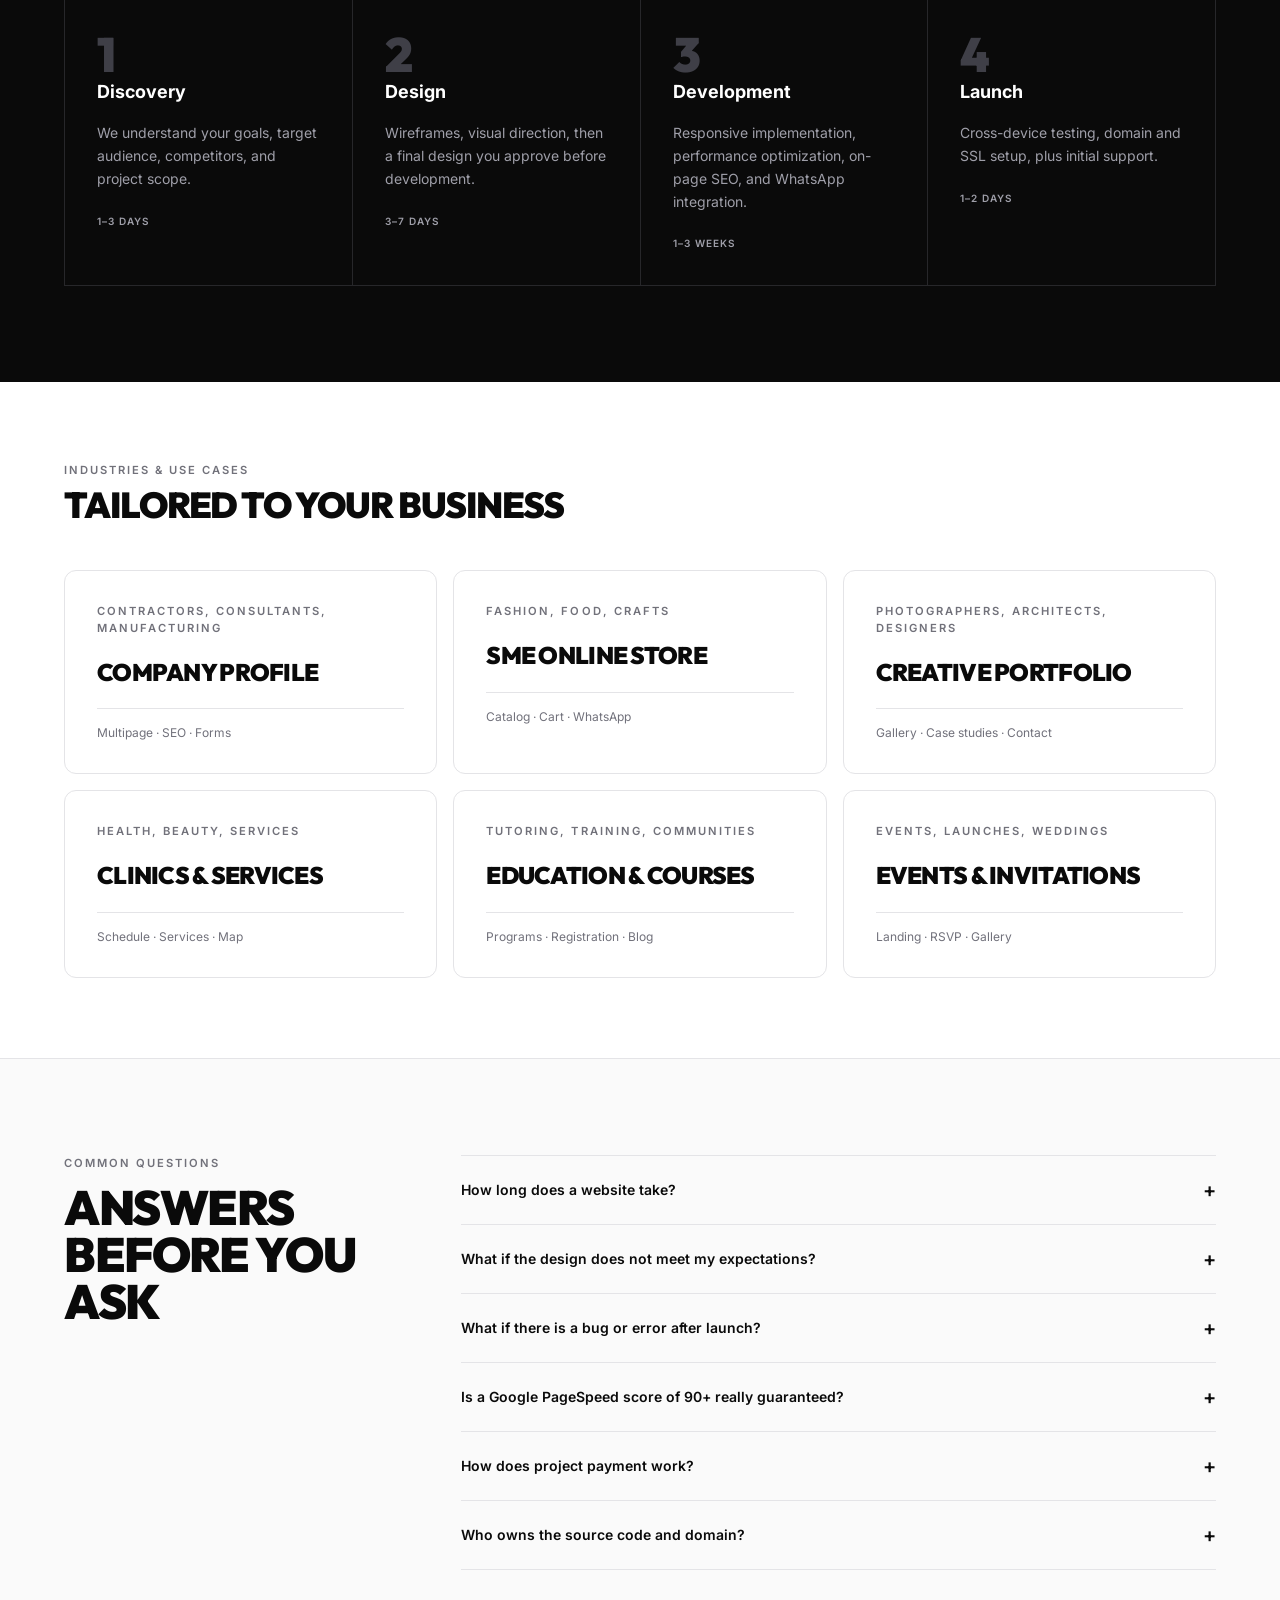
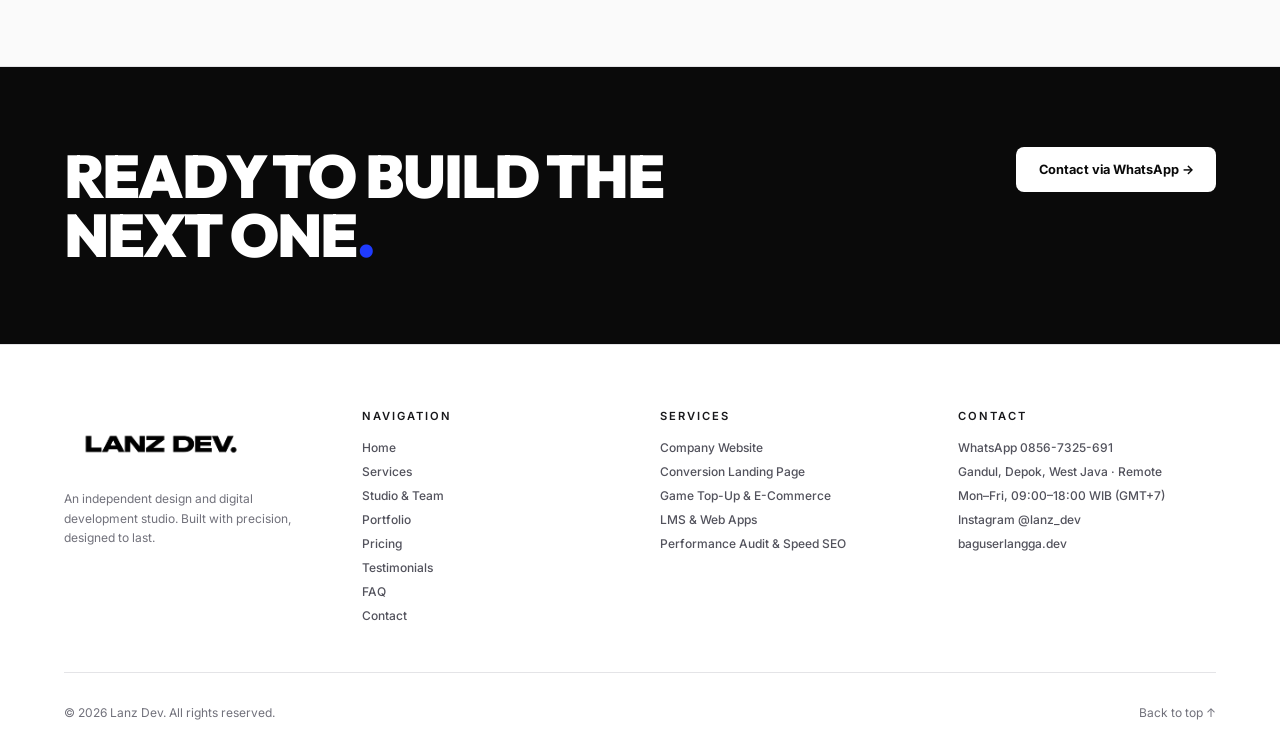
<file: services.html>
<!DOCTYPE html>
<html lang="id" class="scroll-smooth">
<head>
<meta charset="utf-8" />
<meta name="viewport" content="width=device-width, initial-scale=1" />
<title>Layanan Web Development — Lanz Dev | Jasa Pembuatan Website</title>
<meta name="description" content="Layanan lengkap pembuatan website profesional oleh Lanz Dev di Depok: Website Perusahaan, Landing Page Konversi, Top Up Game Otomatis, LMS Coding, dan Web App Laravel kustom." />
<meta name="keywords" content="layanan web development, jasa pembuatan website perusahaan, jasa landing page, web top up game, sistem lms e-learning, lanz dev, jasa website depok" />
<meta name="author" content="M. Bagus Erlangga - Lanz Dev" />
<meta name="robots" content="index, follow, max-snippet:-1, max-image-preview:large" />
<meta name="theme-color" content="#0A0A0A" />
<link rel="canonical" href="https://www.lanzdev.my.id/services" />
<link rel="alternate" hreflang="id" href="https://www.lanzdev.my.id/services" /><link rel="alternate" hreflang="en" href="https://www.lanzdev.my.id/services" /><link rel="alternate" hreflang="x-default" href="https://www.lanzdev.my.id/services" />
<link rel="icon" type="image/png" href="logo.png" /><link rel="apple-touch-icon" href="logo.png" />
<meta name="geo.region" content="ID-JB" /><meta name="geo.placename" content="Gandul, Depok, Jawa Barat" />
<meta property="og:type" content="website" /><meta property="og:url" content="https://www.lanzdev.my.id/services" /><meta property="og:site_name" content="Lanz Dev" />
<meta property="og:title" content="Layanan Web Development — Lanz Dev | Jasa Pembuatan Website" /><meta property="og:description" content="Layanan lengkap pembuatan website profesional oleh Lanz Dev di Depok: Website Perusahaan, Landing Page Konversi, Top Up Game Otomatis, LMS Coding, dan Web App Laravel kustom." />
<meta property="og:image" content="https://www.lanzdev.my.id/founder-bagus-erlangga.jpg" />
<meta property="og:locale" content="id_ID" /><meta property="og:locale:alternate" content="en_US" />
<meta name="twitter:card" content="summary_large_image" /><meta name="twitter:url" content="https://www.lanzdev.my.id/services" /><meta name="twitter:title" content="Layanan Web Development — Lanz Dev | Jasa Pembuatan Website" /><meta name="twitter:image" content="https://www.lanzdev.my.id/founder-bagus-erlangga.jpg" />
<script>document.documentElement.classList.add('js')</script>
<link rel="preconnect" href="https://fonts.googleapis.com" />
<link rel="preconnect" href="https://fonts.gstatic.com" crossorigin />
<link rel="preload" as="style" href="style.css?v=8" />
<link rel="stylesheet" href="style.css?v=8" />
<link rel="preload" as="style" href="https://fonts.googleapis.com/css2?family=Inter:wght@400;500;600;700;800&family=Outfit:wght@700;800;900&display=swap" onload="this.rel='stylesheet'" />
<noscript><link rel="stylesheet" href="https://fonts.googleapis.com/css2?family=Inter:wght@400;500;600;700;800&family=Outfit:wght@700;800;900&display=swap" /></noscript>
<script type="application/ld+json">{"@context": "https://schema.org", "@graph": [{"@type": "CollectionPage", "@id": "https://www.lanzdev.my.id/services#page", "url": "https://www.lanzdev.my.id/services", "name": "Layanan Web Development — Lanz Dev", "inLanguage": ["id-ID", "en-US"], "about": {"@id": "https://www.lanzdev.my.id/#organization"}, "mainEntity": {"@type": "ItemList", "itemListElement": [{"@type": "ListItem", "position": 1, "item": {"@type": "Service", "name": "Website Perusahaan (Company Profile)", "provider": {"@id": "https://www.lanzdev.my.id/#organization"}, "areaServed": "Indonesia"}}, {"@type": "ListItem", "position": 2, "item": {"@type": "Service", "name": "Landing Page Fokus Konversi", "provider": {"@id": "https://www.lanzdev.my.id/#organization"}, "areaServed": "Indonesia"}}, {"@type": "ListItem", "position": 3, "item": {"@type": "Service", "name": "Top Up Game & Toko Online", "provider": {"@id": "https://www.lanzdev.my.id/#organization"}, "areaServed": "Indonesia"}}, {"@type": "ListItem", "position": 4, "item": {"@type": "Service", "name": "Sistem LMS & Aplikasi Web Kustom", "provider": {"@id": "https://www.lanzdev.my.id/#organization"}, "areaServed": "Indonesia"}}, {"@type": "ListItem", "position": 5, "item": {"@type": "Service", "name": "Audit Performa & Optimasi PageSpeed", "provider": {"@id": "https://www.lanzdev.my.id/#organization"}, "areaServed": "Indonesia"}}, {"@type": "ListItem", "position": 6, "item": {"@type": "Service", "name": "Perawatan & Keamanan Rutin", "provider": {"@id": "https://www.lanzdev.my.id/#organization"}, "areaServed": "Indonesia"}}]}}, {"@type": "BreadcrumbList", "itemListElement": [{"@type": "ListItem", "position": 1, "name": "Beranda", "item": "https://www.lanzdev.my.id/"}, {"@type": "ListItem", "position": 2, "name": "Layanan", "item": "https://www.lanzdev.my.id/services"}]}]}</script>
</head>
<body data-page="services">
<header id="hd" class="fixed top-0 left-0 right-0 z-50 w-full glass-header">
  <div class="max-w-6xl mx-auto px-6 h-20 flex items-center justify-between">
    <a href="/" class="inline-flex items-center gap-2 group py-1" aria-label="Lanz Dev">
      <img src="logo.png" alt="Lanz Dev Logo" width="190" height="64" class="h-14 md:h-16 w-auto max-h-16 object-contain group-hover:scale-105 transition-transform" />
    </a>
    <nav id="nav" class="hidden md:flex items-center gap-7 text-[11px] font-semibold uppercase tracking-wider text-zinc-600"></nav>
    <div class="flex items-center gap-3">
      <button id="lang" type="button" class="px-3 py-2 rounded-lg border border-zinc-300 bg-white/80 text-[11px] font-bold tracking-wider hover:bg-zinc-100 transition-colors" aria-label="Change language"></button>
      <a href="/contact" class="btn btn-dark hd-consult !py-2.5" data-i="consult"></a>
      <button id="burger" class="md:hidden p-2" aria-label="Menu" aria-expanded="false"><svg class="w-6 h-6" fill="none" stroke="currentColor" stroke-width="2" viewBox="0 0 24 24"><path d="M4 7h16M4 12h16M4 17h16" /></svg></button>
    </div>
  </div>
  <nav id="mnav" class="hidden md:hidden border-t border-zinc-200/80 px-6 py-4 flex-col gap-3 text-sm font-semibold bg-white/95 backdrop-blur-xl"></nav>
</header>
<main id="top" class="min-h-screen pt-20 sm:pt-24">
<section class="px-6 pt-16 pb-20 border-b border-zinc-200 bg-zinc-50/70"><div class="max-w-6xl mx-auto">
<p class="eyebrow mb-3 hi" data-i="sEye"></p><h1 class="display text-4xl sm:text-6xl md:text-7xl max-w-4xl hi" style="--d:.1s" data-i="sH1"></h1>
<p class="mt-6 text-base sm:text-lg text-zinc-600 max-w-2xl leading-relaxed hi" style="--d:.2s" data-i="sP"></p></div></section>
<section class="px-6 py-20 border-b border-zinc-200"><div class="max-w-6xl mx-auto space-y-12"><div id="svc6" class="grid md:grid-cols-2 lg:grid-cols-3 gap-6"></div></div></section>

  <section class="px-6 py-24 bg-ink text-white">
    <div class="max-w-6xl mx-auto">
      <p class="eyebrow mb-3 !text-zinc-400 rv" data-i="prcE"></p>
      <h2 class="display text-4xl md:text-5xl mb-14 rv" style="--d:.08s" data-i="s2h"></h2>
      <div id="steps" class="grid md:grid-cols-4 gap-px bg-zinc-800 border border-zinc-800"></div>
    </div>
  </section>
  <section class="px-6 py-20 border-b border-zinc-200"><div class="max-w-6xl mx-auto space-y-12"><div class="max-w-2xl rv"><p class="eyebrow mb-2" data-i="svI"></p><h2 class="display text-3xl sm:text-4xl" data-i="svIh"></h2></div><div id="cases" class="grid sm:grid-cols-2 lg:grid-cols-3 gap-4"></div></div></section>
  <section class="px-6 py-24 border-b border-zinc-200 bg-zinc-50">
    <div class="max-w-6xl mx-auto grid md:grid-cols-12 gap-10">
      <div class="md:col-span-4 rv"><p class="eyebrow mb-3" data-i="fqE"></p><h2 class="display text-4xl md:text-5xl" data-i="fqH"></h2></div>
      <div id="faqs" class="md:col-span-8 border-t border-zinc-200 rv" style="--d:.1s"></div>
    </div>
  </section>
  <section class="px-6 py-20 bg-ink text-white">
    <div class="max-w-6xl mx-auto flex flex-col md:flex-row md:items-center justify-between gap-8 rv">
      <h2 class="display text-4xl md:text-6xl max-w-2xl" data-i="ctaH"></h2>
      <a id="ctaWa" href="#" target="_blank" rel="noopener" class="btn !bg-white !text-ink self-start hover:!bg-zinc-200" data-i="ctaB"></a>
    </div>
  </section>
</main>

<footer class="px-6 pt-16 pb-8 border-t border-zinc-200">
  <div class="max-w-6xl mx-auto grid md:grid-cols-4 gap-10 pb-12 border-b border-zinc-200 text-xs">
    <div class="space-y-4">
      <a href="/" class="inline-flex items-center gap-2 group" aria-label="Lanz Dev"><img src="logo.png" alt="Lanz Dev Logo" width="190" height="64" loading="lazy" class="h-14 sm:h-16 w-auto max-h-16 object-contain group-hover:scale-105 transition-transform" /></a>
      <p class="text-zinc-500 leading-relaxed" data-i="fAbout"></p>
    </div>
    <div><div class="eyebrow !text-zinc-900 mb-4" data-i="fNav"></div><ul id="fnav" class="space-y-2 text-zinc-600 font-medium"></ul></div>
    <div><div class="eyebrow !text-zinc-900 mb-4" data-i="fSvc"></div><ul id="fsvc" class="space-y-2 text-zinc-600 font-medium"></ul></div>
    <div><div class="eyebrow !text-zinc-900 mb-4" data-i="fCon"></div>
      <ul class="space-y-2 text-zinc-600 font-medium"><li><a class="hover:text-ink" href="https://wa.me/628567325691" target="_blank" rel="noopener">WhatsApp 0856-7325-691</a></li><li data-i="locV"></li><li data-i="hrsV"></li><li><a class="hover:text-ink" href="https://www.instagram.com/lanz_dev/" target="_blank" rel="noopener">Instagram @lanz_dev</a></li><li><a class="hover:text-ink" href="https://www.baguserlangga.dev" target="_blank" rel="noopener">baguserlangga.dev</a></li></ul></div>
  </div>
  <div class="max-w-6xl mx-auto pt-8 flex flex-col sm:flex-row justify-between gap-3 text-xs text-zinc-500">
    <span data-i="copy"></span><a href="#top" class="hover:text-ink" data-i="top"></a>
  </div>
</footer>

<a href="https://wa.me/628567325691" target="_blank" rel="noopener" aria-label="Chat WhatsApp" class="fixed right-5 bottom-5 z-50 w-12 h-12 rounded-full bg-ink text-white flex items-center justify-center shadow-lg hover:bg-zinc-800 hover:scale-110 transition-all">
  <svg class="w-6 h-6" fill="currentColor" viewBox="0 0 24 24"><path d="M12.04 2c-5.46 0-9.91 4.45-9.91 9.91 0 1.75.46 3.45 1.32 4.95L2.05 22l5.25-1.38c1.45.79 3.08 1.21 4.74 1.21 5.46 0 9.91-4.45 9.91-9.91 0-2.65-1.03-5.14-2.9-7.01A9.82 9.82 0 0012.04 2z" /></svg>
</a>

<script defer src="app.js?v=8"></script>
</body>
</html>
</file>
<file: style.css>
/*! tailwindcss v4.3.5 | MIT License | https://tailwindcss.com */
@layer properties{@supports (((-webkit-hyphens:none)) and (not (margin-trim:block))) or ((-moz-orient:inline) and (not (color:rgb(from red r g b)))){*,:before,:after,::backdrop{--tw-space-y-reverse:0;--tw-border-style:solid;--tw-gradient-position:initial;--tw-gradient-from:#0000;--tw-gradient-via:#0000;--tw-gradient-to:#0000;--tw-gradient-stops:initial;--tw-gradient-via-stops:initial;--tw-gradient-from-position:0%;--tw-gradient-via-position:50%;--tw-gradient-to-position:100%;--tw-leading:initial;--tw-font-weight:initial;--tw-tracking:initial;--tw-shadow:0 0 #0000;--tw-shadow-color:initial;--tw-shadow-alpha:100%;--tw-inset-shadow:0 0 #0000;--tw-inset-shadow-color:initial;--tw-inset-shadow-alpha:100%;--tw-ring-color:initial;--tw-ring-shadow:0 0 #0000;--tw-inset-ring-color:initial;--tw-inset-ring-shadow:0 0 #0000;--tw-ring-inset:initial;--tw-ring-offset-width:0px;--tw-ring-offset-color:#fff;--tw-ring-offset-shadow:0 0 #0000;--tw-blur:initial;--tw-brightness:initial;--tw-contrast:initial;--tw-grayscale:initial;--tw-hue-rotate:initial;--tw-invert:initial;--tw-opacity:initial;--tw-saturate:initial;--tw-sepia:initial;--tw-drop-shadow:initial;--tw-drop-shadow-color:initial;--tw-drop-shadow-alpha:100%;--tw-drop-shadow-size:initial;--tw-backdrop-blur:initial;--tw-backdrop-brightness:initial;--tw-backdrop-contrast:initial;--tw-backdrop-grayscale:initial;--tw-backdrop-hue-rotate:initial;--tw-backdrop-invert:initial;--tw-backdrop-opacity:initial;--tw-backdrop-saturate:initial;--tw-backdrop-sepia:initial;--tw-duration:initial;--tw-scale-x:1;--tw-scale-y:1;--tw-scale-z:1;--tw-translate-x:0;--tw-translate-y:0;--tw-translate-z:0}}}@layer theme{:root,:host{--font-sans:"Inter",sans-serif;--font-mono:ui-monospace, SFMono-Regular, Menlo, Monaco, Consolas, "Liberation Mono", "Courier New", monospace;--color-red-400:oklch(70.4% .191 22.216);--color-red-500:oklch(63.7% .237 25.331);--color-amber-300:oklch(87.9% .169 91.605);--color-amber-400:oklch(82.8% .189 84.429);--color-amber-500:oklch(76.9% .188 70.08);--color-emerald-50:oklch(97.9% .021 166.113);--color-emerald-200:oklch(90.5% .093 164.15);--color-emerald-300:oklch(84.5% .143 164.978);--color-emerald-400:oklch(76.5% .177 163.223);--color-emerald-500:oklch(69.6% .17 162.48);--color-emerald-600:oklch(59.6% .145 163.225);--color-emerald-700:oklch(50.8% .118 165.612);--color-sky-300:oklch(82.8% .111 230.318);--color-purple-400:oklch(71.4% .203 305.504);--color-zinc-50:oklch(98.5% 0 none);--color-zinc-100:oklch(96.7% .001 286.375);--color-zinc-200:oklch(92% .004 286.32);--color-zinc-300:oklch(87.1% .006 286.286);--color-zinc-400:oklch(70.5% .015 286.067);--color-zinc-500:oklch(55.2% .016 285.938);--color-zinc-600:oklch(44.2% .017 285.786);--color-zinc-700:oklch(37% .013 285.805);--color-zinc-800:oklch(27.4% .006 286.033);--color-zinc-900:oklch(21% .006 285.885);--color-zinc-950:oklch(14.1% .005 285.823);--color-black:#000;--color-white:#fff;--spacing:.25rem;--container-md:28rem;--container-xl:36rem;--container-2xl:42rem;--container-4xl:56rem;--container-5xl:64rem;--container-6xl:72rem;--text-xs:.75rem;--text-xs--line-height:calc(1 / .75);--text-sm:.875rem;--text-sm--line-height:calc(1.25 / .875);--text-base:1rem;--text-base--line-height:calc(1.5 / 1);--text-lg:1.125rem;--text-lg--line-height:calc(1.75 / 1.125);--text-xl:1.25rem;--text-xl--line-height:calc(1.75 / 1.25);--text-2xl:1.5rem;--text-2xl--line-height:calc(2 / 1.5);--text-3xl:1.875rem;--text-3xl--line-height:calc(2.25 / 1.875);--text-4xl:2.25rem;--text-4xl--line-height:calc(2.5 / 2.25);--text-5xl:3rem;--text-5xl--line-height:1;--text-6xl:3.75rem;--text-6xl--line-height:1;--text-7xl:4.5rem;--text-7xl--line-height:1;--text-8xl:6rem;--text-8xl--line-height:1;--font-weight-normal:400;--font-weight-medium:500;--font-weight-semibold:600;--font-weight-bold:700;--font-weight-extrabold:800;--font-weight-black:900;--tracking-tight:-.025em;--tracking-wider:.05em;--tracking-widest:.1em;--leading-relaxed:1.625;--radius-md:.375rem;--radius-lg:.5rem;--radius-xl:.75rem;--radius-2xl:1rem;--animate-pulse:pulse 2s cubic-bezier(.4, 0, .6, 1) infinite;--blur-md:12px;--blur-lg:16px;--blur-xl:24px;--default-transition-duration:.15s;--default-transition-timing-function:cubic-bezier(.4, 0, .2, 1);--default-font-family:var(--font-sans);--default-mono-font-family:var(--font-mono);--font-display:"Outfit","Inter",sans-serif;--color-ink:#0a0a0a;--color-blue:#1f3bff}}@layer base{*,:after,:before,::backdrop{box-sizing:border-box;border:0 solid;margin:0;padding:0}::file-selector-button{box-sizing:border-box;border:0 solid;margin:0;padding:0}html,:host{-webkit-text-size-adjust:100%;tab-size:4;line-height:1.5;font-family:var(--default-font-family,-apple-system, BlinkMacSystemFont, "Segoe UI", Roboto, "Helvetica Neue", "Noto Sans", Arial, sans-serif, "Apple Color Emoji", "Segoe UI Emoji", "Segoe UI Symbol", "Noto Color Emoji");font-feature-settings:var(--default-font-feature-settings,normal);font-variation-settings:var(--default-font-variation-settings,normal);-webkit-tap-highlight-color:transparent}hr{height:0;color:inherit;border-top-width:1px}abbr:where([title]){-webkit-text-decoration:underline dotted;text-decoration:underline dotted}h1,h2,h3,h4,h5,h6{font-size:inherit;font-weight:inherit}a{color:inherit;-webkit-text-decoration:inherit;-webkit-text-decoration:inherit;-webkit-text-decoration:inherit;text-decoration:inherit}b,strong{font-weight:bolder}code,kbd,samp,pre{font-family:var(--default-mono-font-family,ui-monospace, SFMono-Regular, Menlo, Monaco, Consolas, "Liberation Mono", "Courier New", monospace);font-feature-settings:var(--default-mono-font-feature-settings,normal);font-variation-settings:var(--default-mono-font-variation-settings,normal);font-size:1em}small{font-size:80%}sub,sup{vertical-align:baseline;font-size:75%;line-height:0;position:relative}sub{bottom:-.25em}sup{top:-.5em}table{text-indent:0;border-color:inherit;border-collapse:collapse}:-moz-focusring:where(:not(iframe)){outline:auto}progress{vertical-align:baseline}summary{display:list-item}ol,ul,menu{list-style:none}img,svg,video,canvas,audio,iframe,embed,object{vertical-align:middle;display:block}img,video{max-width:100%;height:auto}button,input,select,optgroup,textarea{font:inherit;font-feature-settings:inherit;font-variation-settings:inherit;letter-spacing:inherit;color:inherit;opacity:1;background-color:#0000;border-radius:0}::file-selector-button{font:inherit;font-feature-settings:inherit;font-variation-settings:inherit;letter-spacing:inherit;color:inherit;opacity:1;background-color:#0000;border-radius:0}:where(select:is([multiple],[size])) optgroup{font-weight:bolder}:where(select:is([multiple],[size])) optgroup option{padding-inline-start:20px}::file-selector-button{margin-inline-end:4px}::placeholder{opacity:1}@supports (not ((-webkit-appearance:-apple-pay-button))) or (contain-intrinsic-size:1px){::placeholder{color:currentColor}@supports (color:color-mix(in lab, red, red)){::placeholder{color:color-mix(in oklab, currentcolor 50%, transparent)}}}textarea{resize:vertical}::-webkit-search-decoration{-webkit-appearance:none}::-webkit-date-and-time-value{min-height:1lh;text-align:inherit}::-webkit-datetime-edit{display:inline-flex}::-webkit-datetime-edit-fields-wrapper{padding:0}::-webkit-datetime-edit{padding-block:0}::-webkit-datetime-edit-year-field{padding-block:0}::-webkit-datetime-edit-month-field{padding-block:0}::-webkit-datetime-edit-day-field{padding-block:0}::-webkit-datetime-edit-hour-field{padding-block:0}::-webkit-datetime-edit-minute-field{padding-block:0}::-webkit-datetime-edit-second-field{padding-block:0}::-webkit-datetime-edit-millisecond-field{padding-block:0}::-webkit-datetime-edit-meridiem-field{padding-block:0}::-webkit-calendar-picker-indicator{line-height:1}:-moz-ui-invalid{box-shadow:none}button,input:where([type=button],[type=reset],[type=submit]){appearance:button}::file-selector-button{appearance:button}::-webkit-inner-spin-button{height:auto}::-webkit-outer-spin-button{height:auto}[hidden]:where(:not([hidden=until-found])){display:none!important}}@layer components{.eyebrow{letter-spacing:.18em;text-transform:uppercase;color:#71717a;font-size:.7rem;font-weight:600}.btn{border-radius:.5rem;align-items:center;gap:.5rem;padding:.8rem 1.4rem;font-size:.8rem;font-weight:700;transition:all .2s;display:inline-flex}.btn:active{transform:scale(.97)}.btn-dark{color:#fff;background:#0a0a0a}.btn-dark:hover{background:#27272a}.btn-line{background:#fff;border:1px solid #d4d4d8}.btn-line:hover{background:#f4f4f5}.fld{background:#fff;border:1px solid #d4d4d8;border-radius:.5rem;width:100%;padding:.8rem 1rem;font-size:.85rem;transition:border-color .2s,box-shadow .2s}.fld:focus{border-color:#0a0a0a;outline:none;box-shadow:0 0 0 3px #0a0a0a0f}}@layer utilities{.absolute{position:absolute}.fixed{position:fixed}.relative{position:relative}.-inset-1{inset:calc(var(--spacing) * -1)}.inset-0{inset:0}.-top-3\.5{top:calc(var(--spacing) * -3.5)}.top-0{top:0}.right-0{right:0}.right-5{right:calc(var(--spacing) * 5)}.right-6{right:calc(var(--spacing) * 6)}.right-8{right:calc(var(--spacing) * 8)}.-bottom-6{bottom:calc(var(--spacing) * -6)}.-bottom-8{bottom:calc(var(--spacing) * -8)}.bottom-5{bottom:calc(var(--spacing) * 5)}.left-0{left:0}.left-4{left:calc(var(--spacing) * 4)}.z-20{z-index:20}.z-50{z-index:50}.mx-1{margin-inline:var(--spacing)}.mx-auto{margin-inline:auto}.mt-0\.5{margin-top:calc(var(--spacing) * .5)}.mt-1{margin-top:var(--spacing)}.mt-2{margin-top:calc(var(--spacing) * 2)}.mt-6{margin-top:calc(var(--spacing) * 6)}.mt-8{margin-top:calc(var(--spacing) * 8)}.mt-10{margin-top:calc(var(--spacing) * 10)}.mt-12{margin-top:calc(var(--spacing) * 12)}.mt-16{margin-top:calc(var(--spacing) * 16)}.mt-20{margin-top:calc(var(--spacing) * 20)}.mt-auto{margin-top:auto}.mb-2{margin-bottom:calc(var(--spacing) * 2)}.mb-3{margin-bottom:calc(var(--spacing) * 3)}.mb-4{margin-bottom:calc(var(--spacing) * 4)}.mb-6{margin-bottom:calc(var(--spacing) * 6)}.mb-8{margin-bottom:calc(var(--spacing) * 8)}.mb-10{margin-bottom:calc(var(--spacing) * 10)}.mb-12{margin-bottom:calc(var(--spacing) * 12)}.mb-14{margin-bottom:calc(var(--spacing) * 14)}.ml-2{margin-left:calc(var(--spacing) * 2)}.line-clamp-2{-webkit-line-clamp:2;-webkit-box-orient:vertical;display:-webkit-box;overflow:hidden}.block{display:block}.flex{display:flex}.grid{display:grid}.hidden{display:none}.inline-block{display:inline-block}.inline-flex{display:inline-flex}.aspect-9\/12{aspect-ratio:9/12}.aspect-16\/10{aspect-ratio:16/10}.h-1\.5{height:calc(var(--spacing) * 1.5)}.h-2{height:calc(var(--spacing) * 2)}.h-2\.5{height:calc(var(--spacing) * 2.5)}.h-3{height:calc(var(--spacing) * 3)}.h-3\.5{height:calc(var(--spacing) * 3.5)}.h-4{height:calc(var(--spacing) * 4)}.h-6{height:calc(var(--spacing) * 6)}.h-8{height:calc(var(--spacing) * 8)}.h-10{height:calc(var(--spacing) * 10)}.h-11{height:calc(var(--spacing) * 11)}.h-12{height:calc(var(--spacing) * 12)}.h-14{height:calc(var(--spacing) * 14)}.h-20{height:calc(var(--spacing) * 20)}.h-\[340px\]{height:340px}.h-full{height:100%}.max-h-16{max-height:calc(var(--spacing) * 16)}.min-h-screen{min-height:100vh}.w-1\.5{width:calc(var(--spacing) * 1.5)}.w-2{width:calc(var(--spacing) * 2)}.w-2\.5{width:calc(var(--spacing) * 2.5)}.w-3{width:calc(var(--spacing) * 3)}.w-3\.5{width:calc(var(--spacing) * 3.5)}.w-4{width:calc(var(--spacing) * 4)}.w-6{width:calc(var(--spacing) * 6)}.w-8{width:calc(var(--spacing) * 8)}.w-10{width:calc(var(--spacing) * 10)}.w-11{width:calc(var(--spacing) * 11)}.w-12{width:calc(var(--spacing) * 12)}.w-48{width:calc(var(--spacing) * 48)}.w-auto{width:auto}.w-full{width:100%}.max-w-2xl{max-width:var(--container-2xl)}.max-w-4xl{max-width:var(--container-4xl)}.max-w-5xl{max-width:var(--container-5xl)}.max-w-6xl{max-width:var(--container-6xl)}.max-w-\[210px\]{max-width:210px}.max-w-md{max-width:var(--container-md)}.max-w-xl{max-width:var(--container-xl)}.shrink-0{flex-shrink:0}.grow{flex-grow:1}.animate-pulse{animation:var(--animate-pulse)}.cursor-default{cursor:default}.grid-cols-2{grid-template-columns:repeat(2,minmax(0,1fr))}.grid-cols-3{grid-template-columns:repeat(3,minmax(0,1fr))}.flex-col{flex-direction:column}.flex-wrap{flex-wrap:wrap}.items-center{align-items:center}.items-end{align-items:flex-end}.items-start{align-items:flex-start}.items-stretch{align-items:stretch}.justify-between{justify-content:space-between}.justify-center{justify-content:center}.justify-end{justify-content:flex-end}.gap-0\.5{gap:calc(var(--spacing) * .5)}.gap-1{gap:var(--spacing)}.gap-1\.5{gap:calc(var(--spacing) * 1.5)}.gap-2{gap:calc(var(--spacing) * 2)}.gap-2\.5{gap:calc(var(--spacing) * 2.5)}.gap-3{gap:calc(var(--spacing) * 3)}.gap-3\.5{gap:calc(var(--spacing) * 3.5)}.gap-4{gap:calc(var(--spacing) * 4)}.gap-5{gap:calc(var(--spacing) * 5)}.gap-6{gap:calc(var(--spacing) * 6)}.gap-7{gap:calc(var(--spacing) * 7)}.gap-8{gap:calc(var(--spacing) * 8)}.gap-10{gap:calc(var(--spacing) * 10)}.gap-12{gap:calc(var(--spacing) * 12)}.gap-px{gap:1px}:where(.space-y-0\.5>:not(:last-child)){--tw-space-y-reverse:0;margin-block-start:calc(calc(var(--spacing) * .5) * var(--tw-space-y-reverse));margin-block-end:calc(calc(var(--spacing) * .5) * calc(1 - var(--tw-space-y-reverse)))}:where(.space-y-1>:not(:last-child)){--tw-space-y-reverse:0;margin-block-start:calc(var(--spacing) * var(--tw-space-y-reverse));margin-block-end:calc(var(--spacing) * calc(1 - var(--tw-space-y-reverse)))}:where(.space-y-1\.5>:not(:last-child)){--tw-space-y-reverse:0;margin-block-start:calc(calc(var(--spacing) * 1.5) * var(--tw-space-y-reverse));margin-block-end:calc(calc(var(--spacing) * 1.5) * calc(1 - var(--tw-space-y-reverse)))}:where(.space-y-2>:not(:last-child)){--tw-space-y-reverse:0;margin-block-start:calc(calc(var(--spacing) * 2) * var(--tw-space-y-reverse));margin-block-end:calc(calc(var(--spacing) * 2) * calc(1 - var(--tw-space-y-reverse)))}:where(.space-y-2\.5>:not(:last-child)){--tw-space-y-reverse:0;margin-block-start:calc(calc(var(--spacing) * 2.5) * var(--tw-space-y-reverse));margin-block-end:calc(calc(var(--spacing) * 2.5) * calc(1 - var(--tw-space-y-reverse)))}:where(.space-y-3>:not(:last-child)){--tw-space-y-reverse:0;margin-block-start:calc(calc(var(--spacing) * 3) * var(--tw-space-y-reverse));margin-block-end:calc(calc(var(--spacing) * 3) * calc(1 - var(--tw-space-y-reverse)))}:where(.space-y-4>:not(:last-child)){--tw-space-y-reverse:0;margin-block-start:calc(calc(var(--spacing) * 4) * var(--tw-space-y-reverse));margin-block-end:calc(calc(var(--spacing) * 4) * calc(1 - var(--tw-space-y-reverse)))}:where(.space-y-5>:not(:last-child)){--tw-space-y-reverse:0;margin-block-start:calc(calc(var(--spacing) * 5) * var(--tw-space-y-reverse));margin-block-end:calc(calc(var(--spacing) * 5) * calc(1 - var(--tw-space-y-reverse)))}:where(.space-y-6>:not(:last-child)){--tw-space-y-reverse:0;margin-block-start:calc(calc(var(--spacing) * 6) * var(--tw-space-y-reverse));margin-block-end:calc(calc(var(--spacing) * 6) * calc(1 - var(--tw-space-y-reverse)))}:where(.space-y-8>:not(:last-child)){--tw-space-y-reverse:0;margin-block-start:calc(calc(var(--spacing) * 8) * var(--tw-space-y-reverse));margin-block-end:calc(calc(var(--spacing) * 8) * calc(1 - var(--tw-space-y-reverse)))}:where(.space-y-10>:not(:last-child)){--tw-space-y-reverse:0;margin-block-start:calc(calc(var(--spacing) * 10) * var(--tw-space-y-reverse));margin-block-end:calc(calc(var(--spacing) * 10) * calc(1 - var(--tw-space-y-reverse)))}:where(.space-y-12>:not(:last-child)){--tw-space-y-reverse:0;margin-block-start:calc(calc(var(--spacing) * 12) * var(--tw-space-y-reverse));margin-block-end:calc(calc(var(--spacing) * 12) * calc(1 - var(--tw-space-y-reverse)))}.gap-x-6{column-gap:calc(var(--spacing) * 6)}.gap-y-3\.5{row-gap:calc(var(--spacing) * 3.5)}.self-end{align-self:flex-end}.self-start{align-self:flex-start}.truncate{text-overflow:ellipsis;white-space:nowrap;overflow:hidden}.overflow-hidden{overflow:hidden}.scroll-smooth{scroll-behavior:smooth}.rounded{border-radius:.25rem}.rounded-2xl{border-radius:var(--radius-2xl)}.rounded-full{border-radius:2147483647px}.rounded-lg{border-radius:var(--radius-lg)}.rounded-md{border-radius:var(--radius-md)}.rounded-xl{border-radius:var(--radius-xl)}.border{border-style:var(--tw-border-style);border-width:1px}.border-2{border-style:var(--tw-border-style);border-width:2px}.border-y{border-block-style:var(--tw-border-style);border-block-width:1px}.border-t{border-top-style:var(--tw-border-style);border-top-width:1px}.border-r{border-right-style:var(--tw-border-style);border-right-width:1px}.border-b{border-bottom-style:var(--tw-border-style);border-bottom-width:1px}.border-l{border-left-style:var(--tw-border-style);border-left-width:1px}.border-emerald-200{border-color:var(--color-emerald-200)}.border-ink{border-color:var(--color-ink)}.border-white\/10{border-color:#ffffff1a}@supports (color:color-mix(in lab, red, red)){.border-white\/10{border-color:color-mix(in oklab, var(--color-white) 10%, transparent)}}.border-white\/20{border-color:#fff3}@supports (color:color-mix(in lab, red, red)){.border-white\/20{border-color:color-mix(in oklab, var(--color-white) 20%, transparent)}}.border-zinc-100{border-color:var(--color-zinc-100)}.border-zinc-200{border-color:var(--color-zinc-200)}.border-zinc-200\/80{border-color:#e4e4e7cc}@supports (color:color-mix(in lab, red, red)){.border-zinc-200\/80{border-color:color-mix(in oklab, var(--color-zinc-200) 80%, transparent)}}.border-zinc-200\/90{border-color:#e4e4e7e6}@supports (color:color-mix(in lab, red, red)){.border-zinc-200\/90{border-color:color-mix(in oklab, var(--color-zinc-200) 90%, transparent)}}.border-zinc-300{border-color:var(--color-zinc-300)}.border-zinc-800{border-color:var(--color-zinc-800)}.border-zinc-900{border-color:var(--color-zinc-900)}.\!bg-white{background-color:var(--color-white)!important}.bg-amber-400\/90{background-color:#fcbb00e6}@supports (color:color-mix(in lab, red, red)){.bg-amber-400\/90{background-color:color-mix(in oklab, var(--color-amber-400) 90%, transparent)}}.bg-amber-500\/80{background-color:#f99c00cc}@supports (color:color-mix(in lab, red, red)){.bg-amber-500\/80{background-color:color-mix(in oklab, var(--color-amber-500) 80%, transparent)}}.bg-emerald-50{background-color:var(--color-emerald-50)}.bg-emerald-400{background-color:var(--color-emerald-400)}.bg-emerald-400\/90{background-color:#00d294e6}@supports (color:color-mix(in lab, red, red)){.bg-emerald-400\/90{background-color:color-mix(in oklab, var(--color-emerald-400) 90%, transparent)}}.bg-emerald-500{background-color:var(--color-emerald-500)}.bg-emerald-500\/80{background-color:#00bb7fcc}@supports (color:color-mix(in lab, red, red)){.bg-emerald-500\/80{background-color:color-mix(in oklab, var(--color-emerald-500) 80%, transparent)}}.bg-ink{background-color:var(--color-ink)}.bg-red-400\/90{background-color:#ff6568e6}@supports (color:color-mix(in lab, red, red)){.bg-red-400\/90{background-color:color-mix(in oklab, var(--color-red-400) 90%, transparent)}}.bg-red-500\/80{background-color:#fb2c36cc}@supports (color:color-mix(in lab, red, red)){.bg-red-500\/80{background-color:color-mix(in oklab, var(--color-red-500) 80%, transparent)}}.bg-white{background-color:var(--color-white)}.bg-white\/15{background-color:#ffffff26}@supports (color:color-mix(in lab, red, red)){.bg-white\/15{background-color:color-mix(in oklab, var(--color-white) 15%, transparent)}}.bg-white\/80{background-color:#fffc}@supports (color:color-mix(in lab, red, red)){.bg-white\/80{background-color:color-mix(in oklab, var(--color-white) 80%, transparent)}}.bg-white\/95{background-color:#fffffff2}@supports (color:color-mix(in lab, red, red)){.bg-white\/95{background-color:color-mix(in oklab, var(--color-white) 95%, transparent)}}.bg-zinc-50{background-color:var(--color-zinc-50)}.bg-zinc-50\/50{background-color:#fafafa80}@supports (color:color-mix(in lab, red, red)){.bg-zinc-50\/50{background-color:color-mix(in oklab, var(--color-zinc-50) 50%, transparent)}}.bg-zinc-50\/70{background-color:#fafafab3}@supports (color:color-mix(in lab, red, red)){.bg-zinc-50\/70{background-color:color-mix(in oklab, var(--color-zinc-50) 70%, transparent)}}.bg-zinc-100{background-color:var(--color-zinc-100)}.bg-zinc-100\/90{background-color:#f4f4f5e6}@supports (color:color-mix(in lab, red, red)){.bg-zinc-100\/90{background-color:color-mix(in oklab, var(--color-zinc-100) 90%, transparent)}}.bg-zinc-300{background-color:var(--color-zinc-300)}.bg-zinc-800{background-color:var(--color-zinc-800)}.bg-zinc-900{background-color:var(--color-zinc-900)}.bg-zinc-950{background-color:var(--color-zinc-950)}.bg-gradient-to-r{--tw-gradient-position:to right in oklab;background-image:linear-gradient(var(--tw-gradient-stops))}.bg-gradient-to-t{--tw-gradient-position:to top in oklab;background-image:linear-gradient(var(--tw-gradient-stops))}.from-black\/85{--tw-gradient-from:#000000d9}@supports (color:color-mix(in lab, red, red)){.from-black\/85{--tw-gradient-from:color-mix(in oklab, var(--color-black) 85%, transparent)}}.from-black\/85{--tw-gradient-stops:var(--tw-gradient-via-stops,var(--tw-gradient-position), var(--tw-gradient-from) var(--tw-gradient-from-position), var(--tw-gradient-to) var(--tw-gradient-to-position))}.from-black\/90{--tw-gradient-from:#000000e6}@supports (color:color-mix(in lab, red, red)){.from-black\/90{--tw-gradient-from:color-mix(in oklab, var(--color-black) 90%, transparent)}}.from-black\/90{--tw-gradient-stops:var(--tw-gradient-via-stops,var(--tw-gradient-position), var(--tw-gradient-from) var(--tw-gradient-from-position), var(--tw-gradient-to) var(--tw-gradient-to-position))}.from-zinc-200{--tw-gradient-from:var(--color-zinc-200);--tw-gradient-stops:var(--tw-gradient-via-stops,var(--tw-gradient-position), var(--tw-gradient-from) var(--tw-gradient-from-position), var(--tw-gradient-to) var(--tw-gradient-to-position))}.via-black\/25{--tw-gradient-via:#00000040}@supports (color:color-mix(in lab, red, red)){.via-black\/25{--tw-gradient-via:color-mix(in oklab, var(--color-black) 25%, transparent)}}.via-black\/25{--tw-gradient-via-stops:var(--tw-gradient-position), var(--tw-gradient-from) var(--tw-gradient-from-position), var(--tw-gradient-via) var(--tw-gradient-via-position), var(--tw-gradient-to) var(--tw-gradient-to-position);--tw-gradient-stops:var(--tw-gradient-via-stops)}.via-black\/35{--tw-gradient-via:#00000059}@supports (color:color-mix(in lab, red, red)){.via-black\/35{--tw-gradient-via:color-mix(in oklab, var(--color-black) 35%, transparent)}}.via-black\/35{--tw-gradient-via-stops:var(--tw-gradient-position), var(--tw-gradient-from) var(--tw-gradient-from-position), var(--tw-gradient-via) var(--tw-gradient-via-position), var(--tw-gradient-to) var(--tw-gradient-to-position);--tw-gradient-stops:var(--tw-gradient-via-stops)}.via-black\/40{--tw-gradient-via:#0006}@supports (color:color-mix(in lab, red, red)){.via-black\/40{--tw-gradient-via:color-mix(in oklab, var(--color-black) 40%, transparent)}}.via-black\/40{--tw-gradient-via-stops:var(--tw-gradient-position), var(--tw-gradient-from) var(--tw-gradient-from-position), var(--tw-gradient-via) var(--tw-gradient-via-position), var(--tw-gradient-to) var(--tw-gradient-to-position);--tw-gradient-stops:var(--tw-gradient-via-stops)}.via-zinc-100{--tw-gradient-via:var(--color-zinc-100);--tw-gradient-via-stops:var(--tw-gradient-position), var(--tw-gradient-from) var(--tw-gradient-from-position), var(--tw-gradient-via) var(--tw-gradient-via-position), var(--tw-gradient-to) var(--tw-gradient-to-position);--tw-gradient-stops:var(--tw-gradient-via-stops)}.to-black\/45{--tw-gradient-to:#00000073}@supports (color:color-mix(in lab, red, red)){.to-black\/45{--tw-gradient-to:color-mix(in oklab, var(--color-black) 45%, transparent)}}.to-black\/45{--tw-gradient-stops:var(--tw-gradient-via-stops,var(--tw-gradient-position), var(--tw-gradient-from) var(--tw-gradient-from-position), var(--tw-gradient-to) var(--tw-gradient-to-position))}.to-transparent{--tw-gradient-to:transparent;--tw-gradient-stops:var(--tw-gradient-via-stops,var(--tw-gradient-position), var(--tw-gradient-from) var(--tw-gradient-from-position), var(--tw-gradient-to) var(--tw-gradient-to-position))}.to-zinc-200{--tw-gradient-to:var(--color-zinc-200);--tw-gradient-stops:var(--tw-gradient-via-stops,var(--tw-gradient-position), var(--tw-gradient-from) var(--tw-gradient-from-position), var(--tw-gradient-to) var(--tw-gradient-to-position))}.fill-current{fill:currentColor}.object-contain{object-fit:contain}.object-cover{object-fit:cover}.object-center{object-position:center}.p-1{padding:var(--spacing)}.p-2{padding:calc(var(--spacing) * 2)}.p-2\.5{padding:calc(var(--spacing) * 2.5)}.p-3{padding:calc(var(--spacing) * 3)}.p-3\.5{padding:calc(var(--spacing) * 3.5)}.p-4{padding:calc(var(--spacing) * 4)}.p-5{padding:calc(var(--spacing) * 5)}.p-6{padding:calc(var(--spacing) * 6)}.p-8{padding:calc(var(--spacing) * 8)}.\!px-4{padding-inline:calc(var(--spacing) * 4)!important}.px-1\.5{padding-inline:calc(var(--spacing) * 1.5)}.px-2{padding-inline:calc(var(--spacing) * 2)}.px-2\.5{padding-inline:calc(var(--spacing) * 2.5)}.px-3{padding-inline:calc(var(--spacing) * 3)}.px-4{padding-inline:calc(var(--spacing) * 4)}.px-6{padding-inline:calc(var(--spacing) * 6)}.\!py-2\.5{padding-block:calc(var(--spacing) * 2.5)!important}.py-0\.5{padding-block:calc(var(--spacing) * .5)}.py-1{padding-block:var(--spacing)}.py-1\.5{padding-block:calc(var(--spacing) * 1.5)}.py-2{padding-block:calc(var(--spacing) * 2)}.py-2\.5{padding-block:calc(var(--spacing) * 2.5)}.py-3{padding-block:calc(var(--spacing) * 3)}.py-4{padding-block:calc(var(--spacing) * 4)}.py-5{padding-block:calc(var(--spacing) * 5)}.py-6{padding-block:calc(var(--spacing) * 6)}.py-7{padding-block:calc(var(--spacing) * 7)}.py-20{padding-block:calc(var(--spacing) * 20)}.py-24{padding-block:calc(var(--spacing) * 24)}.pt-1{padding-top:var(--spacing)}.pt-2{padding-top:calc(var(--spacing) * 2)}.pt-3{padding-top:calc(var(--spacing) * 3)}.pt-4{padding-top:calc(var(--spacing) * 4)}.pt-6{padding-top:calc(var(--spacing) * 6)}.pt-8{padding-top:calc(var(--spacing) * 8)}.pt-10{padding-top:calc(var(--spacing) * 10)}.pt-12{padding-top:calc(var(--spacing) * 12)}.pt-16{padding-top:calc(var(--spacing) * 16)}.pt-20{padding-top:calc(var(--spacing) * 20)}.pr-4{padding-right:calc(var(--spacing) * 4)}.pb-4{padding-bottom:calc(var(--spacing) * 4)}.pb-8{padding-bottom:calc(var(--spacing) * 8)}.pb-12{padding-bottom:calc(var(--spacing) * 12)}.pb-16{padding-bottom:calc(var(--spacing) * 16)}.pb-20{padding-bottom:calc(var(--spacing) * 20)}.pl-4{padding-left:calc(var(--spacing) * 4)}.pl-8{padding-left:calc(var(--spacing) * 8)}.text-center{text-align:center}.text-right{text-align:right}.font-display{font-family:var(--font-display)}.font-mono{font-family:var(--font-mono)}.font-sans{font-family:var(--font-sans)}.text-2xl{font-size:var(--text-2xl);line-height:var(--tw-leading,var(--text-2xl--line-height))}.text-3xl{font-size:var(--text-3xl);line-height:var(--tw-leading,var(--text-3xl--line-height))}.text-4xl{font-size:var(--text-4xl);line-height:var(--tw-leading,var(--text-4xl--line-height))}.text-5xl{font-size:var(--text-5xl);line-height:var(--tw-leading,var(--text-5xl--line-height))}.text-base{font-size:var(--text-base);line-height:var(--tw-leading,var(--text-base--line-height))}.text-lg{font-size:var(--text-lg);line-height:var(--tw-leading,var(--text-lg--line-height))}.text-sm{font-size:var(--text-sm);line-height:var(--tw-leading,var(--text-sm--line-height))}.text-xl{font-size:var(--text-xl);line-height:var(--tw-leading,var(--text-xl--line-height))}.text-xs{font-size:var(--text-xs);line-height:var(--tw-leading,var(--text-xs--line-height))}.text-\[2\.25rem\]{font-size:2.25rem}.text-\[8px\]{font-size:8px}.text-\[9px\]{font-size:9px}.text-\[10px\]{font-size:10px}.text-\[11px\]{font-size:11px}.text-\[12px\]{font-size:12px}.text-\[13px\]{font-size:13px}.leading-none{--tw-leading:1;line-height:1}.leading-relaxed{--tw-leading:var(--leading-relaxed);line-height:var(--leading-relaxed)}.font-black{--tw-font-weight:var(--font-weight-black);font-weight:var(--font-weight-black)}.font-bold{--tw-font-weight:var(--font-weight-bold);font-weight:var(--font-weight-bold)}.font-extrabold{--tw-font-weight:var(--font-weight-extrabold);font-weight:var(--font-weight-extrabold)}.font-medium{--tw-font-weight:var(--font-weight-medium);font-weight:var(--font-weight-medium)}.font-normal{--tw-font-weight:var(--font-weight-normal);font-weight:var(--font-weight-normal)}.font-semibold{--tw-font-weight:var(--font-weight-semibold);font-weight:var(--font-weight-semibold)}.tracking-tight{--tw-tracking:var(--tracking-tight);letter-spacing:var(--tracking-tight)}.tracking-wider{--tw-tracking:var(--tracking-wider);letter-spacing:var(--tracking-wider)}.tracking-widest{--tw-tracking:var(--tracking-widest);letter-spacing:var(--tracking-widest)}.break-words{overflow-wrap:break-word}.\!text-ink{color:var(--color-ink)!important}.\!text-zinc-400{color:var(--color-zinc-400)!important}.\!text-zinc-900{color:var(--color-zinc-900)!important}.text-amber-300{color:var(--color-amber-300)}.text-amber-500{color:var(--color-amber-500)}.text-black{color:var(--color-black)}.text-blue{color:var(--color-blue)}.text-emerald-300{color:var(--color-emerald-300)}.text-emerald-400{color:var(--color-emerald-400)}.text-emerald-600{color:var(--color-emerald-600)}.text-emerald-700{color:var(--color-emerald-700)}.text-ink{color:var(--color-ink)}.text-purple-400{color:var(--color-purple-400)}.text-sky-300{color:var(--color-sky-300)}.text-white{color:var(--color-white)}.text-white\/70{color:#ffffffb3}@supports (color:color-mix(in lab, red, red)){.text-white\/70{color:color-mix(in oklab, var(--color-white) 70%, transparent)}}.text-white\/90{color:#ffffffe6}@supports (color:color-mix(in lab, red, red)){.text-white\/90{color:color-mix(in oklab, var(--color-white) 90%, transparent)}}.text-zinc-300{color:var(--color-zinc-300)}.text-zinc-400{color:var(--color-zinc-400)}.text-zinc-500{color:var(--color-zinc-500)}.text-zinc-600{color:var(--color-zinc-600)}.text-zinc-700{color:var(--color-zinc-700)}.text-zinc-800{color:var(--color-zinc-800)}.text-zinc-900{color:var(--color-zinc-900)}.lowercase{text-transform:lowercase}.uppercase{text-transform:uppercase}.underline{text-decoration-line:underline}.opacity-40{opacity:.4}.opacity-80{opacity:.8}.opacity-85{opacity:.85}.opacity-90{opacity:.9}.shadow-2xl{--tw-shadow:0 25px 50px -12px var(--tw-shadow-color,#00000040);box-shadow:var(--tw-inset-shadow), var(--tw-inset-ring-shadow), var(--tw-ring-offset-shadow), var(--tw-ring-shadow), var(--tw-shadow)}.shadow-2xs{--tw-shadow:0 1px var(--tw-shadow-color,#0000000d);box-shadow:var(--tw-inset-shadow), var(--tw-inset-ring-shadow), var(--tw-ring-offset-shadow), var(--tw-ring-shadow), var(--tw-shadow)}.shadow-\[0_20px_50px_rgba\(0\,0\,0\,0\.06\)\]{--tw-shadow:0 20px 50px var(--tw-shadow-color,#0000000f);box-shadow:var(--tw-inset-shadow), var(--tw-inset-ring-shadow), var(--tw-ring-offset-shadow), var(--tw-ring-shadow), var(--tw-shadow)}.shadow-lg{--tw-shadow:0 10px 15px -3px var(--tw-shadow-color,#0000001a), 0 4px 6px -4px var(--tw-shadow-color,#0000001a);box-shadow:var(--tw-inset-shadow), var(--tw-inset-ring-shadow), var(--tw-ring-offset-shadow), var(--tw-ring-shadow), var(--tw-shadow)}.shadow-md{--tw-shadow:0 4px 6px -1px var(--tw-shadow-color,#0000001a), 0 2px 4px -2px var(--tw-shadow-color,#0000001a);box-shadow:var(--tw-inset-shadow), var(--tw-inset-ring-shadow), var(--tw-ring-offset-shadow), var(--tw-ring-shadow), var(--tw-shadow)}.shadow-xl{--tw-shadow:0 20px 25px -5px var(--tw-shadow-color,#0000001a), 0 8px 10px -6px var(--tw-shadow-color,#0000001a);box-shadow:var(--tw-inset-shadow), var(--tw-inset-ring-shadow), var(--tw-ring-offset-shadow), var(--tw-ring-shadow), var(--tw-shadow)}.shadow-xs{--tw-shadow:0 1px 2px 0 var(--tw-shadow-color,#0000000d);box-shadow:var(--tw-inset-shadow), var(--tw-inset-ring-shadow), var(--tw-ring-offset-shadow), var(--tw-ring-shadow), var(--tw-shadow)}.blur-lg{--tw-blur:blur(var(--blur-lg));filter:var(--tw-blur, ) var(--tw-brightness, ) var(--tw-contrast, ) var(--tw-grayscale, ) var(--tw-hue-rotate, ) var(--tw-invert, ) var(--tw-saturate, ) var(--tw-sepia, ) var(--tw-drop-shadow, )}.backdrop-blur-md{--tw-backdrop-blur:blur(var(--blur-md));-webkit-backdrop-filter:var(--tw-backdrop-blur, ) var(--tw-backdrop-brightness, ) var(--tw-backdrop-contrast, ) var(--tw-backdrop-grayscale, ) var(--tw-backdrop-hue-rotate, ) var(--tw-backdrop-invert, ) var(--tw-backdrop-opacity, ) var(--tw-backdrop-saturate, ) var(--tw-backdrop-sepia, );backdrop-filter:var(--tw-backdrop-blur, ) var(--tw-backdrop-brightness, ) var(--tw-backdrop-contrast, ) var(--tw-backdrop-grayscale, ) var(--tw-backdrop-hue-rotate, ) var(--tw-backdrop-invert, ) var(--tw-backdrop-opacity, ) var(--tw-backdrop-saturate, ) var(--tw-backdrop-sepia, )}.backdrop-blur-xl{--tw-backdrop-blur:blur(var(--blur-xl));-webkit-backdrop-filter:var(--tw-backdrop-blur, ) var(--tw-backdrop-brightness, ) var(--tw-backdrop-contrast, ) var(--tw-backdrop-grayscale, ) var(--tw-backdrop-hue-rotate, ) var(--tw-backdrop-invert, ) var(--tw-backdrop-opacity, ) var(--tw-backdrop-saturate, ) var(--tw-backdrop-sepia, );backdrop-filter:var(--tw-backdrop-blur, ) var(--tw-backdrop-brightness, ) var(--tw-backdrop-contrast, ) var(--tw-backdrop-grayscale, ) var(--tw-backdrop-hue-rotate, ) var(--tw-backdrop-invert, ) var(--tw-backdrop-opacity, ) var(--tw-backdrop-saturate, ) var(--tw-backdrop-sepia, )}.transition{transition-property:color,background-color,border-color,outline-color,text-decoration-color,fill,stroke,--tw-gradient-from,--tw-gradient-via,--tw-gradient-to,opacity,box-shadow,transform,translate,scale,rotate,filter,-webkit-backdrop-filter,backdrop-filter,display,content-visibility,overlay,pointer-events;transition-timing-function:var(--tw-ease,var(--default-transition-timing-function));transition-duration:var(--tw-duration,var(--default-transition-duration))}.transition-all{transition-property:all;transition-timing-function:var(--tw-ease,var(--default-transition-timing-function));transition-duration:var(--tw-duration,var(--default-transition-duration))}.transition-colors{transition-property:color,background-color,border-color,outline-color,text-decoration-color,fill,stroke,--tw-gradient-from,--tw-gradient-via,--tw-gradient-to;transition-timing-function:var(--tw-ease,var(--default-transition-timing-function));transition-duration:var(--tw-duration,var(--default-transition-duration))}.transition-transform{transition-property:transform,translate,scale,rotate;transition-timing-function:var(--tw-ease,var(--default-transition-timing-function));transition-duration:var(--tw-duration,var(--default-transition-duration))}.duration-300{--tw-duration:.3s;transition-duration:.3s}.duration-500{--tw-duration:.5s;transition-duration:.5s}.duration-700{--tw-duration:.7s;transition-duration:.7s}.select-none{-webkit-user-select:none;user-select:none}@media (hover:hover){:is(:where(.group):hover .group-hover\:scale-105){--tw-scale-x:105%;--tw-scale-y:105%;--tw-scale-z:105%;scale:var(--tw-scale-x) var(--tw-scale-y)}:is(:where(.group):hover .group-hover\:bg-amber-400){background-color:var(--color-amber-400)}:is(:where(.group):hover .group-hover\:bg-emerald-400){background-color:var(--color-emerald-400)}:is(:where(.group):hover .group-hover\:bg-red-400){background-color:var(--color-red-400)}:is(:where(.group):hover .group-hover\:text-zinc-900){color:var(--color-zinc-900)}:is(:where(.group):hover .group-hover\:underline){text-decoration-line:underline}:is(:where(.group):hover .group-hover\:opacity-70){opacity:.7}:is(:where(.group):hover .group-hover\:opacity-100){opacity:1}.hover\:-translate-y-1:hover{--tw-translate-y:calc(var(--spacing) * -1);translate:var(--tw-translate-x) var(--tw-translate-y)}.hover\:scale-110:hover{--tw-scale-x:110%;--tw-scale-y:110%;--tw-scale-z:110%;scale:var(--tw-scale-x) var(--tw-scale-y)}.hover\:border-ink:hover{border-color:var(--color-ink)}.hover\:border-zinc-900:hover{border-color:var(--color-zinc-900)}.hover\:\!bg-zinc-200:hover{background-color:var(--color-zinc-200)!important}.hover\:bg-zinc-50:hover{background-color:var(--color-zinc-50)}.hover\:bg-zinc-100:hover{background-color:var(--color-zinc-100)}.hover\:bg-zinc-200:hover{background-color:var(--color-zinc-200)}.hover\:bg-zinc-800:hover{background-color:var(--color-zinc-800)}.hover\:text-black:hover{color:var(--color-black)}.hover\:text-ink:hover{color:var(--color-ink)}.hover\:text-zinc-900:hover{color:var(--color-zinc-900)}.hover\:underline:hover{text-decoration-line:underline}.hover\:shadow-lg:hover{--tw-shadow:0 10px 15px -3px var(--tw-shadow-color,#0000001a), 0 4px 6px -4px var(--tw-shadow-color,#0000001a);box-shadow:var(--tw-inset-shadow), var(--tw-inset-ring-shadow), var(--tw-ring-offset-shadow), var(--tw-ring-shadow), var(--tw-shadow)}.hover\:shadow-xl:hover{--tw-shadow:0 20px 25px -5px var(--tw-shadow-color,#0000001a), 0 8px 10px -6px var(--tw-shadow-color,#0000001a);box-shadow:var(--tw-inset-shadow), var(--tw-inset-ring-shadow), var(--tw-ring-offset-shadow), var(--tw-ring-shadow), var(--tw-shadow)}}@media (min-width:40rem){.sm\:left-10{left:calc(var(--spacing) * 10)}.sm\:mt-14{margin-top:calc(var(--spacing) * 14)}.sm\:block{display:block}.sm\:flex{display:flex}.sm\:h-16{height:calc(var(--spacing) * 16)}.sm\:h-\[400px\]{height:400px}.sm\:w-56{width:calc(var(--spacing) * 56)}.sm\:w-auto{width:auto}.sm\:grid-cols-2{grid-template-columns:repeat(2,minmax(0,1fr))}.sm\:grid-cols-3{grid-template-columns:repeat(3,minmax(0,1fr))}.sm\:flex-row{flex-direction:row}.sm\:flex-nowrap{flex-wrap:nowrap}.sm\:items-center{align-items:center}.sm\:gap-x-8{column-gap:calc(var(--spacing) * 8)}.sm\:p-4{padding:calc(var(--spacing) * 4)}.sm\:p-7{padding:calc(var(--spacing) * 7)}.sm\:p-10{padding:calc(var(--spacing) * 10)}.sm\:py-8{padding-block:calc(var(--spacing) * 8)}.sm\:pt-24{padding-top:calc(var(--spacing) * 24)}.sm\:pb-16{padding-bottom:calc(var(--spacing) * 16)}.sm\:text-left{text-align:left}.sm\:text-right{text-align:right}.sm\:text-3xl{font-size:var(--text-3xl);line-height:var(--tw-leading,var(--text-3xl--line-height))}.sm\:text-4xl{font-size:var(--text-4xl);line-height:var(--tw-leading,var(--text-4xl--line-height))}.sm\:text-6xl{font-size:var(--text-6xl);line-height:var(--tw-leading,var(--text-6xl--line-height))}.sm\:text-base{font-size:var(--text-base);line-height:var(--tw-leading,var(--text-base--line-height))}.sm\:text-lg{font-size:var(--text-lg);line-height:var(--tw-leading,var(--text-lg--line-height))}.sm\:text-sm{font-size:var(--text-sm);line-height:var(--tw-leading,var(--text-sm--line-height))}.sm\:text-xs{font-size:var(--text-xs);line-height:var(--tw-leading,var(--text-xs--line-height))}.sm\:text-\[13px\]{font-size:13px}}@media (min-width:48rem){.md\:col-span-4{grid-column:span 4/span 4}.md\:col-span-5{grid-column:span 5/span 5}.md\:col-span-6{grid-column:span 6/span 6}.md\:col-span-7{grid-column:span 7/span 7}.md\:col-span-8{grid-column:span 8/span 8}.md\:col-start-8{grid-column-start:8}.md\:mt-24{margin-top:calc(var(--spacing) * 24)}.md\:mb-5{margin-bottom:calc(var(--spacing) * 5)}.md\:flex{display:flex}.md\:hidden{display:none}.md\:h-16{height:calc(var(--spacing) * 16)}.md\:h-\[460px\]{height:460px}.md\:grid-cols-2{grid-template-columns:repeat(2,minmax(0,1fr))}.md\:grid-cols-3{grid-template-columns:repeat(3,minmax(0,1fr))}.md\:grid-cols-4{grid-template-columns:repeat(4,minmax(0,1fr))}.md\:grid-cols-12{grid-template-columns:repeat(12,minmax(0,1fr))}.md\:flex-row{flex-direction:row}.md\:items-center{align-items:center}.md\:justify-end{justify-content:flex-end}.md\:p-12{padding:calc(var(--spacing) * 12)}.md\:pt-14{padding-top:calc(var(--spacing) * 14)}.md\:text-5xl{font-size:var(--text-5xl);line-height:var(--tw-leading,var(--text-5xl--line-height))}.md\:text-6xl{font-size:var(--text-6xl);line-height:var(--tw-leading,var(--text-6xl--line-height))}.md\:text-7xl{font-size:var(--text-7xl);line-height:var(--tw-leading,var(--text-7xl--line-height))}.md\:text-8xl{font-size:var(--text-8xl);line-height:var(--tw-leading,var(--text-8xl--line-height))}}@media (min-width:64rem){.lg\:right-12{right:calc(var(--spacing) * 12)}.lg\:grid-cols-3{grid-template-columns:repeat(3,minmax(0,1fr))}.lg\:grid-cols-4{grid-template-columns:repeat(4,minmax(0,1fr))}.lg\:flex-row{flex-direction:row}.lg\:items-center{align-items:center}.lg\:gap-10{gap:calc(var(--spacing) * 10)}.lg\:gap-12{gap:calc(var(--spacing) * 12)}}}html{scroll-padding-top:80px;overflow-x:hidden}body{font-family:var(--font-sans);color:#0a0a0a;-webkit-font-smoothing:antialiased;background:#fff;overflow-x:hidden}.display{font-family:var(--font-display);letter-spacing:-.03em;text-transform:uppercase;font-weight:900;line-height:.98}details summary{cursor:pointer;list-style:none}details summary::-webkit-details-marker{display:none}details[open] .plus{transform:rotate(45deg)}.glass-header{-webkit-backdrop-filter:blur(20px)saturate(190%);background:#ffffffad;border-bottom:1px solid #e4e4e78c;transition:box-shadow .3s,background .3s;box-shadow:0 10px 30px -10px #0000000d}.glass-header.sc{background:#ffffffe0;box-shadow:0 12px 32px -12px #00000024}.cv{content-visibility:auto;contain-intrinsic-size:auto 700px}.js .rv{opacity:0;transition:opacity .75s cubic-bezier(.2,.7,.2,1),transform .75s cubic-bezier(.2,.7,.2,1);transition-delay:var(--d,0s);will-change:opacity,transform;transform:translateY(26px)}.js .rv.in{opacity:1;will-change:auto;transform:none}.hi{opacity:0;animation:.8s cubic-bezier(.2,.7,.2,1) forwards up;animation-delay:var(--d,0s);transform:translateY(22px)}@keyframes up{to{opacity:1;transform:none}}.fl{animation:5s ease-in-out infinite fl}.fl2{animation-delay:-2.5s}@keyframes fl{50%{translate:0 -7px}}.pulse-dot{animation:2s ease-in-out infinite pd}@keyframes pd{50%{opacity:.35}}.lg{transition:opacity .25s}.lg.sw{opacity:0}@media (prefers-reduced-motion:reduce){.js .rv,.hi{opacity:1;transition:none;animation:none;transform:none}.fl,.pulse-dot{animation:none}html{scroll-behavior:auto}}.hd-consult{display:none!important}@media (min-width:768px){.hd-consult{display:inline-flex!important}}@property --tw-space-y-reverse{syntax:"*";inherits:false;initial-value:0}@property --tw-border-style{syntax:"*";inherits:false;initial-value:solid}@property --tw-gradient-position{syntax:"*";inherits:false}@property --tw-gradient-from{syntax:"<color>";inherits:false;initial-value:#0000}@property --tw-gradient-via{syntax:"<color>";inherits:false;initial-value:#0000}@property --tw-gradient-to{syntax:"<color>";inherits:false;initial-value:#0000}@property --tw-gradient-stops{syntax:"*";inherits:false}@property --tw-gradient-via-stops{syntax:"*";inherits:false}@property --tw-gradient-from-position{syntax:"<length-percentage>";inherits:false;initial-value:0%}@property --tw-gradient-via-position{syntax:"<length-percentage>";inherits:false;initial-value:50%}@property --tw-gradient-to-position{syntax:"<length-percentage>";inherits:false;initial-value:100%}@property --tw-leading{syntax:"*";inherits:false}@property --tw-font-weight{syntax:"*";inherits:false}@property --tw-tracking{syntax:"*";inherits:false}@property --tw-shadow{syntax:"*";inherits:false;initial-value:0 0 #0000}@property --tw-shadow-color{syntax:"*";inherits:false}@property --tw-shadow-alpha{syntax:"<percentage>";inherits:false;initial-value:100%}@property --tw-inset-shadow{syntax:"*";inherits:false;initial-value:0 0 #0000}@property --tw-inset-shadow-color{syntax:"*";inherits:false}@property --tw-inset-shadow-alpha{syntax:"<percentage>";inherits:false;initial-value:100%}@property --tw-ring-color{syntax:"*";inherits:false}@property --tw-ring-shadow{syntax:"*";inherits:false;initial-value:0 0 #0000}@property --tw-inset-ring-color{syntax:"*";inherits:false}@property --tw-inset-ring-shadow{syntax:"*";inherits:false;initial-value:0 0 #0000}@property --tw-ring-inset{syntax:"*";inherits:false}@property --tw-ring-offset-width{syntax:"<length>";inherits:false;initial-value:0}@property --tw-ring-offset-color{syntax:"*";inherits:false;initial-value:#fff}@property --tw-ring-offset-shadow{syntax:"*";inherits:false;initial-value:0 0 #0000}@property --tw-blur{syntax:"*";inherits:false}@property --tw-brightness{syntax:"*";inherits:false}@property --tw-contrast{syntax:"*";inherits:false}@property --tw-grayscale{syntax:"*";inherits:false}@property --tw-hue-rotate{syntax:"*";inherits:false}@property --tw-invert{syntax:"*";inherits:false}@property --tw-opacity{syntax:"*";inherits:false}@property --tw-saturate{syntax:"*";inherits:false}@property --tw-sepia{syntax:"*";inherits:false}@property --tw-drop-shadow{syntax:"*";inherits:false}@property --tw-drop-shadow-color{syntax:"*";inherits:false}@property --tw-drop-shadow-alpha{syntax:"<percentage>";inherits:false;initial-value:100%}@property --tw-drop-shadow-size{syntax:"*";inherits:false}@property --tw-backdrop-blur{syntax:"*";inherits:false}@property --tw-backdrop-brightness{syntax:"*";inherits:false}@property --tw-backdrop-contrast{syntax:"*";inherits:false}@property --tw-backdrop-grayscale{syntax:"*";inherits:false}@property --tw-backdrop-hue-rotate{syntax:"*";inherits:false}@property --tw-backdrop-invert{syntax:"*";inherits:false}@property --tw-backdrop-opacity{syntax:"*";inherits:false}@property --tw-backdrop-saturate{syntax:"*";inherits:false}@property --tw-backdrop-sepia{syntax:"*";inherits:false}@property --tw-duration{syntax:"*";inherits:false}@property --tw-scale-x{syntax:"*";inherits:false;initial-value:1}@property --tw-scale-y{syntax:"*";inherits:false;initial-value:1}@property --tw-scale-z{syntax:"*";inherits:false;initial-value:1}@property --tw-translate-x{syntax:"*";inherits:false;initial-value:0}@property --tw-translate-y{syntax:"*";inherits:false;initial-value:0}@property --tw-translate-z{syntax:"*";inherits:false;initial-value:0}@keyframes pulse{50%{opacity:.5}}
</file>
